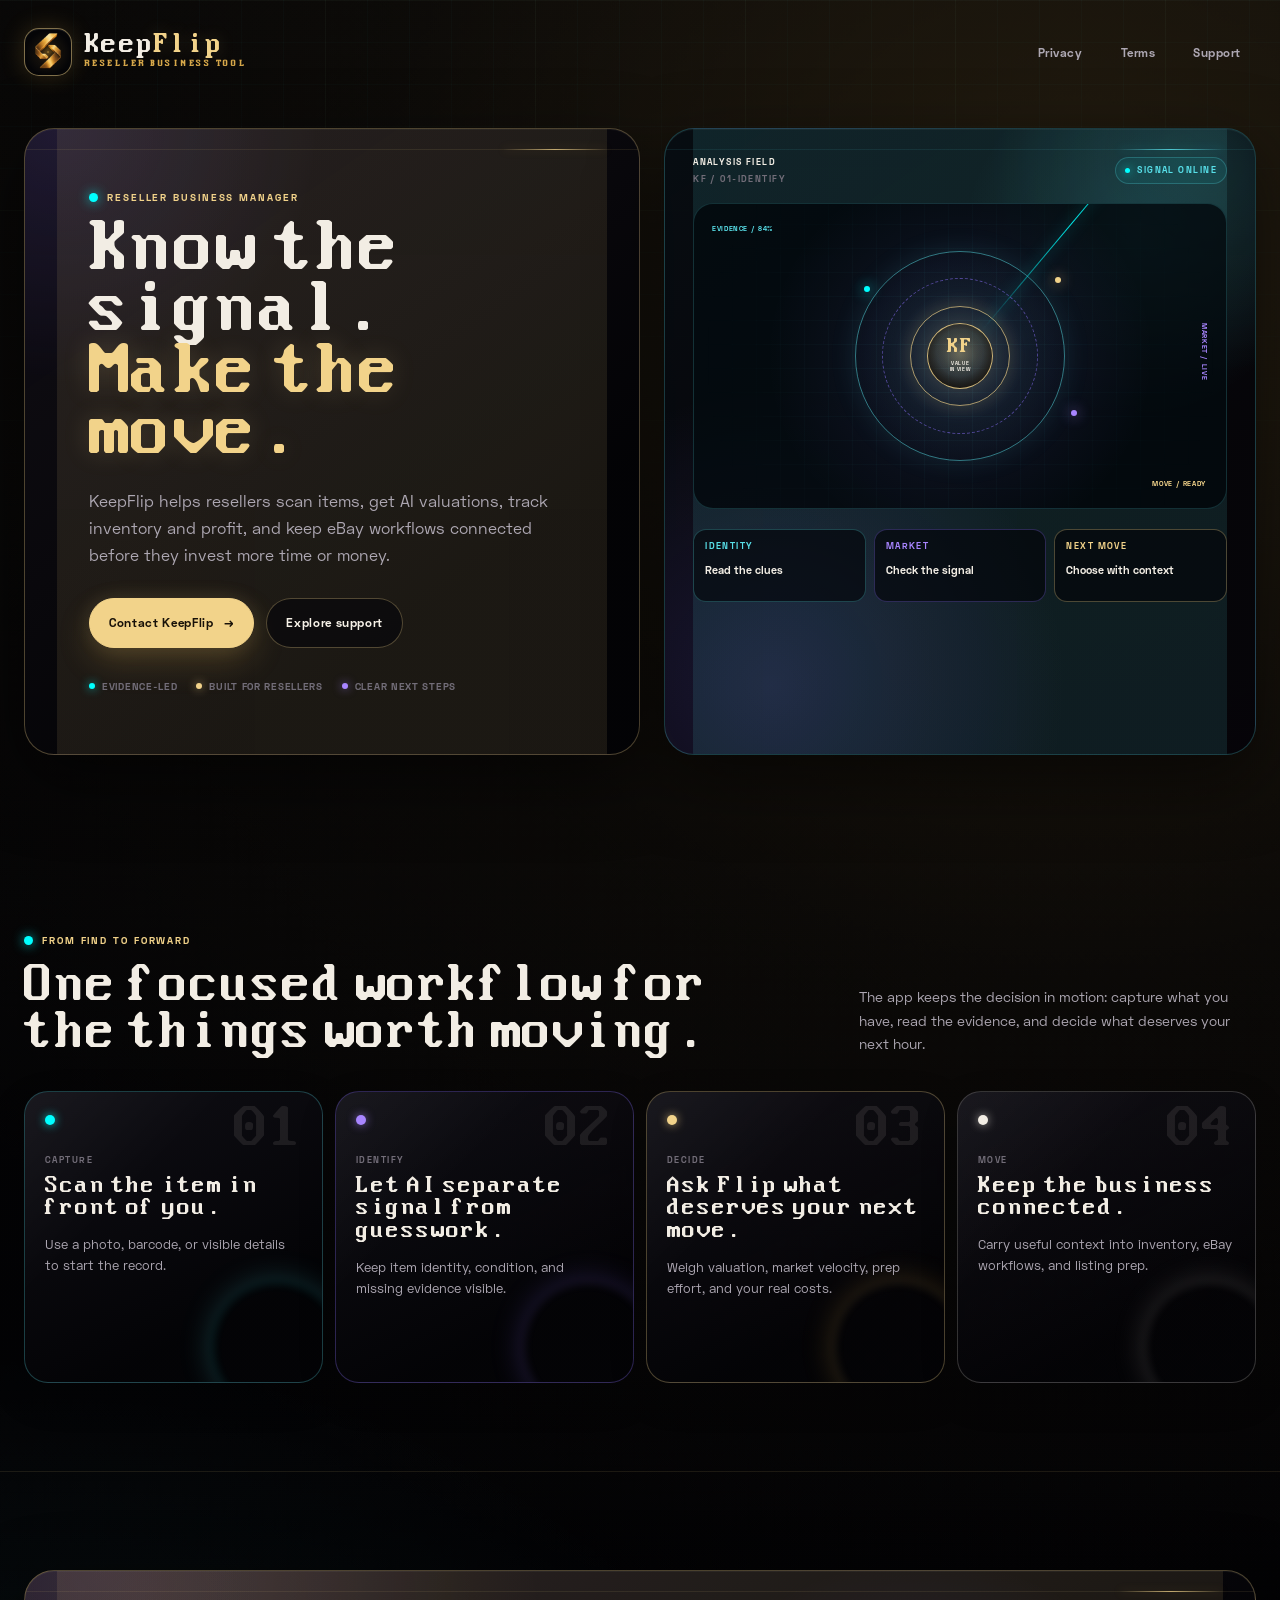
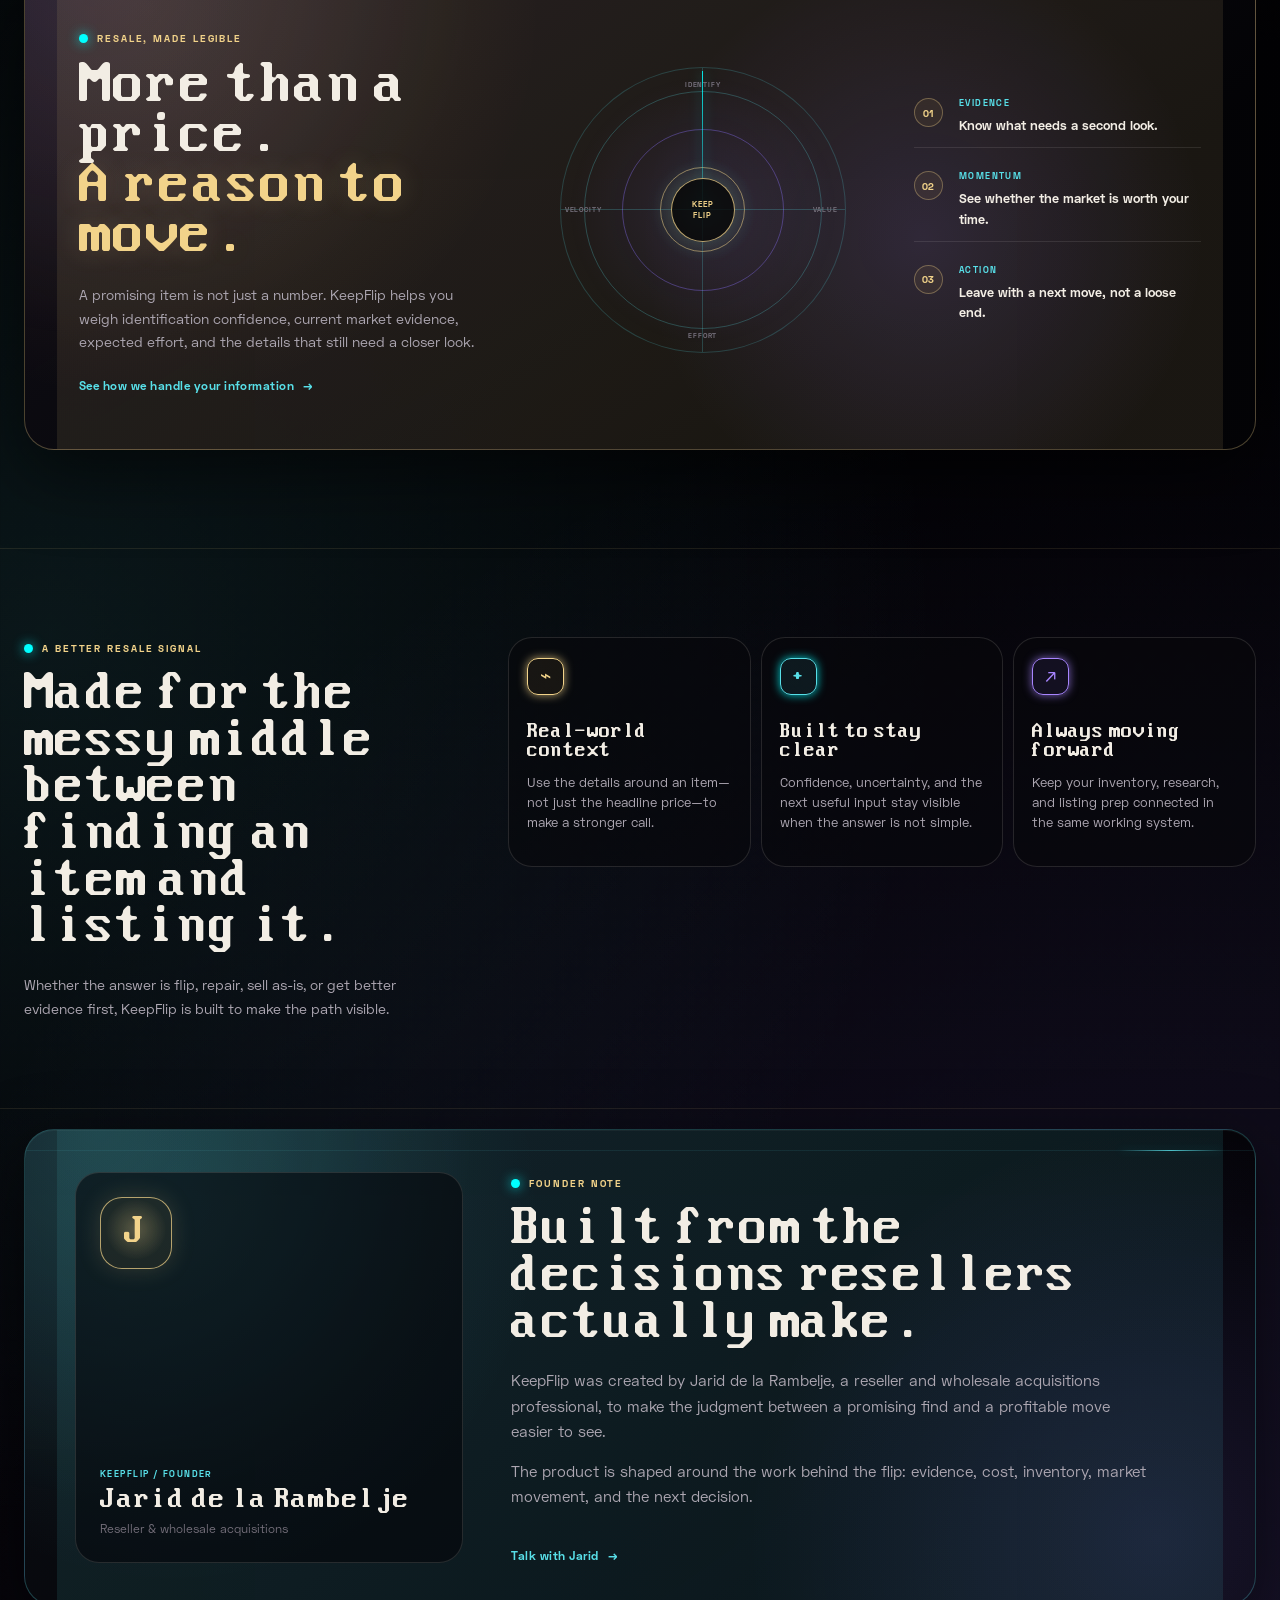
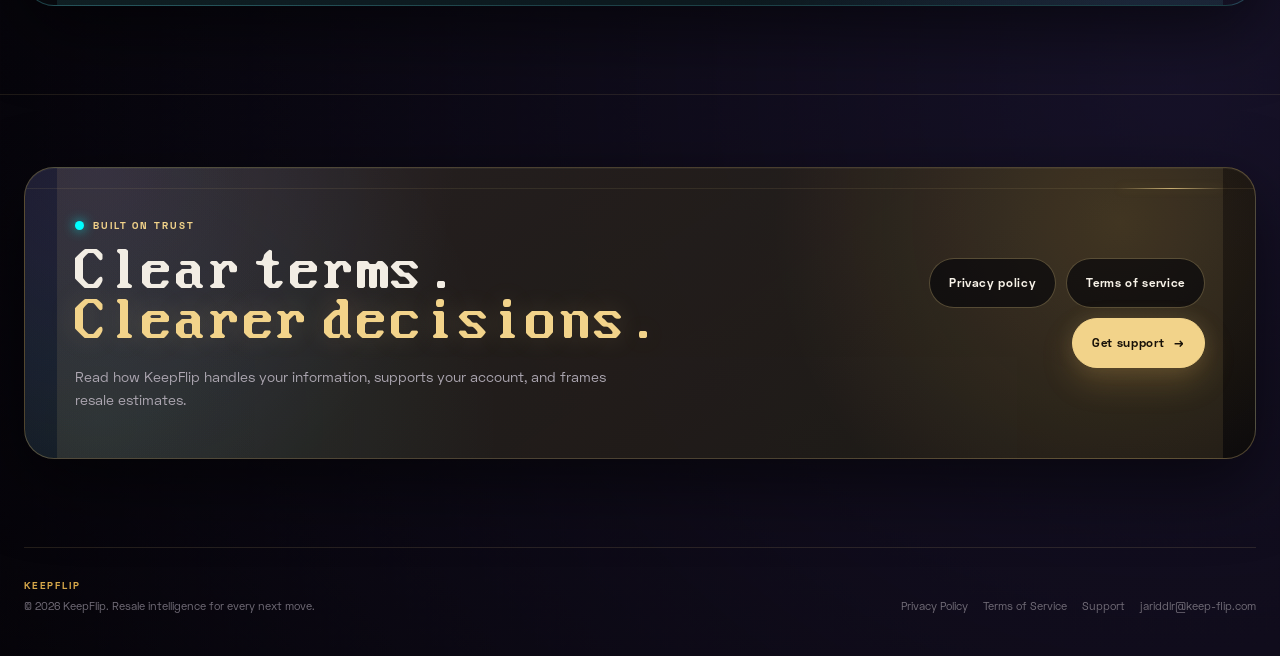
<file: index.html>
<!doctype html>
<html lang="en">
<head>
  <meta charset="utf-8">
  <meta name="viewport" content="width=device-width, initial-scale=1">
  <meta name="theme-color" content="#030305">
  <meta name="description" content="Reseller app: scan items, get AI valuations, track inventory and profit.">
  <title>KeepFlip: Resale AI-Assistant</title>
  <link rel="stylesheet" href="styles.css">
</head>
<body>
<div class="site-shell">
  <header class="container">
    <nav class="nav" aria-label="Primary navigation">
      <a class="brand" href="index.html" aria-label="KeepFlip home">
        <span class="brand-mark" aria-hidden="true"></span>
        <span class="brand-lockup">
          <span class="brand-word">Keep<span class="brand-accent">Flip</span></span>
          <span class="brand-meta">RESELLER BUSINESS TOOL</span>
        </span>
      </a>
      <div class="nav-links">
        <a href="privacy/">Privacy</a>
        <a href="terms/">Terms</a>
        <a href="support/">Support</a>
      </div>
    </nav>
  </header>

  <main>
    <section class="container hero">
      <div class="hero-copy-panel">
        <div class="eyebrow">Reseller business manager</div>
        <h1>Know the signal.<br><span>Make the move.</span></h1>
        <p class="hero-copy">
          KeepFlip helps resellers scan items, get AI valuations, track
          inventory and profit, and keep eBay workflows connected before they
          invest more time or money.
        </p>
        <div class="hero-actions">
          <a class="button primary" href="mailto:jariddlr@keep-flip.com?subject=KeepFlip%20early%20access">Contact KeepFlip <span aria-hidden="true">→</span></a>
          <a class="button secondary" href="support/">Explore support</a>
        </div>
        <div class="hero-proof" aria-label="KeepFlip product principles">
          <span><i class="status-dot cyan" aria-hidden="true"></i>Evidence-led</span>
          <span><i class="status-dot gold" aria-hidden="true"></i>Built for resellers</span>
          <span><i class="status-dot violet" aria-hidden="true"></i>Clear next steps</span>
        </div>
      </div>

      <aside class="analysis-console" aria-label="Example KeepFlip analysis interface">
        <div class="console-topline">
          <div>
            <span class="console-label">ANALYSIS FIELD</span>
            <span class="console-id">KF / 01-IDENTIFY</span>
          </div>
          <span class="live-status"><i aria-hidden="true"></i>SIGNAL ONLINE</span>
        </div>

        <div class="console-stage" aria-hidden="true">
          <div class="stage-grid"></div>
          <div class="orbit orbit-one"></div>
          <div class="orbit orbit-two"></div>
          <div class="orbit orbit-three"></div>
          <div class="scan-beam"></div>
          <span class="radar-point point-one"></span>
          <span class="radar-point point-two"></span>
          <span class="radar-point point-three"></span>
          <div class="target-core">
            <span class="target-mark">KF</span>
            <span class="target-caption">VALUE<br>IN VIEW</span>
          </div>
          <span class="coordinate coord-top">EVIDENCE / 84%</span>
          <span class="coordinate coord-right">MARKET / LIVE</span>
          <span class="coordinate coord-bottom">MOVE / READY</span>
        </div>

        <div class="console-readouts">
          <div class="readout cyan-readout">
            <span>IDENTITY</span>
            <strong>Read the clues</strong>
          </div>
          <div class="readout violet-readout">
            <span>MARKET</span>
            <strong>Check the signal</strong>
          </div>
          <div class="readout gold-readout">
            <span>NEXT MOVE</span>
            <strong>Choose with context</strong>
          </div>
        </div>
      </aside>
    </section>

    <section class="section workflow-section">
      <div class="container">
        <div class="section-heading">
          <div>
            <div class="eyebrow">From find to forward</div>
            <h2 class="section-title">One focused workflow for the things worth moving.</h2>
          </div>
          <p class="section-intro">
            The app keeps the decision in motion: capture what you have, read
            the evidence, and decide what deserves your next hour.
          </p>
        </div>

        <div class="workflow-grid">
          <article class="workflow-card cyan-card">
            <span class="workflow-index">01</span>
            <span class="workflow-signal cyan-signal" aria-hidden="true"></span>
            <p class="workflow-kicker">CAPTURE</p>
            <h3>Scan the item in front of you.</h3>
            <p>Use a photo, barcode, or visible details to start the record.</p>
          </article>
          <article class="workflow-card violet-card">
            <span class="workflow-index">02</span>
            <span class="workflow-signal violet-signal" aria-hidden="true"></span>
            <p class="workflow-kicker">IDENTIFY</p>
            <h3>Let AI separate signal from guesswork.</h3>
            <p>Keep item identity, condition, and missing evidence visible.</p>
          </article>
          <article class="workflow-card gold-card">
            <span class="workflow-index">03</span>
            <span class="workflow-signal gold-signal" aria-hidden="true"></span>
            <p class="workflow-kicker">DECIDE</p>
            <h3>Ask Flip what deserves your next move.</h3>
            <p>Weigh valuation, market velocity, prep effort, and your real costs.</p>
          </article>
          <article class="workflow-card cream-card">
            <span class="workflow-index">04</span>
            <span class="workflow-signal cream-signal" aria-hidden="true"></span>
            <p class="workflow-kicker">MOVE</p>
            <h3>Keep the business connected.</h3>
            <p>Carry useful context into inventory, eBay workflows, and listing prep.</p>
          </article>
        </div>
      </div>
    </section>

    <section class="section signal-section">
      <div class="container decision-module">
        <div class="decision-copy">
          <div class="eyebrow">Resale, made legible</div>
          <h2>More than a price.<br><span>A reason to move.</span></h2>
          <p>
            A promising item is not just a number. KeepFlip helps you weigh
            identification confidence, current market evidence, expected
            effort, and the details that still need a closer look.
          </p>
          <a class="text-link" href="privacy/">See how we handle your information <span aria-hidden="true">→</span></a>
        </div>

        <div class="decision-radar" aria-hidden="true">
          <div class="radar-ring ring-a"></div>
          <div class="radar-ring ring-b"></div>
          <div class="radar-ring ring-c"></div>
          <div class="radar-axis axis-x"></div>
          <div class="radar-axis axis-y"></div>
          <div class="radar-sweep"></div>
          <div class="radar-center">
            <span>KEEP</span>
            <span>FLIP</span>
          </div>
          <span class="radar-label label-top">IDENTIFY</span>
          <span class="radar-label label-right">VALUE</span>
          <span class="radar-label label-bottom">EFFORT</span>
          <span class="radar-label label-left">VELOCITY</span>
        </div>

        <div class="decision-signals">
          <div class="decision-signal">
            <span class="signal-number">01</span>
            <div>
              <span class="signal-label">Evidence</span>
              <strong>Know what needs a second look.</strong>
            </div>
          </div>
          <div class="decision-signal">
            <span class="signal-number">02</span>
            <div>
              <span class="signal-label">Momentum</span>
              <strong>See whether the market is worth your time.</strong>
            </div>
          </div>
          <div class="decision-signal">
            <span class="signal-number">03</span>
            <div>
              <span class="signal-label">Action</span>
              <strong>Leave with a next move, not a loose end.</strong>
            </div>
          </div>
        </div>
      </div>
    </section>

    <section class="section trust-section">
      <div class="container trust-layout">
        <div class="trust-copy">
          <div class="eyebrow">A better resale signal</div>
          <h2 class="section-title">Made for the messy middle between finding an item and listing it.</h2>
          <p>
            Whether the answer is flip, repair, sell as-is, or get better
            evidence first, KeepFlip is built to make the path visible.
          </p>
        </div>
        <div class="trust-grid">
          <article class="trust-card">
            <span class="trust-icon gold-icon" aria-hidden="true">⌁</span>
            <h3>Real-world context</h3>
            <p>Use the details around an item—not just the headline price—to make a stronger call.</p>
          </article>
          <article class="trust-card">
            <span class="trust-icon cyan-icon" aria-hidden="true">+</span>
            <h3>Built to stay clear</h3>
            <p>Confidence, uncertainty, and the next useful input stay visible when the answer is not simple.</p>
          </article>
          <article class="trust-card">
            <span class="trust-icon violet-icon" aria-hidden="true">↗</span>
            <h3>Always moving forward</h3>
            <p>Keep your inventory, research, and listing prep connected in the same working system.</p>
          </article>
        </div>
      </div>
    </section>

    <section class="section founder-section" id="founder">
      <div class="container founder-card">
        <div class="founder-identity" aria-label="KeepFlip founder Jarid de la Rambelje">
          <div class="founder-avatar" aria-hidden="true">J</div>
          <div>
            <span class="founder-kicker">KEEPFLIP / FOUNDER</span>
            <strong>Jarid de la Rambelje</strong>
            <span class="founder-role">Reseller &amp; wholesale acquisitions</span>
          </div>
        </div>
        <div class="founder-copy">
          <div class="eyebrow">Founder note</div>
          <h2 class="section-title">Built from the decisions resellers actually make.</h2>
          <p>
            KeepFlip was created by Jarid de la Rambelje, a reseller and wholesale acquisitions
            professional, to make the judgment between a promising find and a
            profitable move easier to see.
          </p>
          <p>
            The product is shaped around the work behind the flip: evidence,
            cost, inventory, market movement, and the next decision.
          </p>
          <a class="text-link" href="mailto:jariddlr@keep-flip.com?subject=KeepFlip%20feedback">Talk with Jarid <span aria-hidden="true">→</span></a>
        </div>
      </div>
    </section>

    <section class="section legal-section">
      <div class="container legal-prompt">
        <div>
          <div class="eyebrow">Built on trust</div>
          <h2>Clear terms.<br><span>Clearer decisions.</span></h2>
          <p>Read how KeepFlip handles your information, supports your account, and frames resale estimates.</p>
        </div>
        <div class="legal-actions">
          <a class="button secondary" href="privacy/">Privacy policy</a>
          <a class="button secondary" href="terms/">Terms of service</a>
          <a class="button primary" href="support/">Get support <span aria-hidden="true">→</span></a>
        </div>
      </div>
    </section>
  </main>

  <footer class="container footer">
    <div>
      <span class="footer-brand">KEEPFLIP</span>
      <span>&copy; 2026 KeepFlip. Resale intelligence for every next move.</span>
    </div>
    <div class="footer-links">
      <a href="privacy/">Privacy Policy</a>
      <a href="terms/">Terms of Service</a>
      <a href="support/">Support</a>
      <a href="mailto:jariddlr@keep-flip.com">jariddlr@keep-flip.com</a>
    </div>
  </footer>
</div>
</body>
</html>
</file>
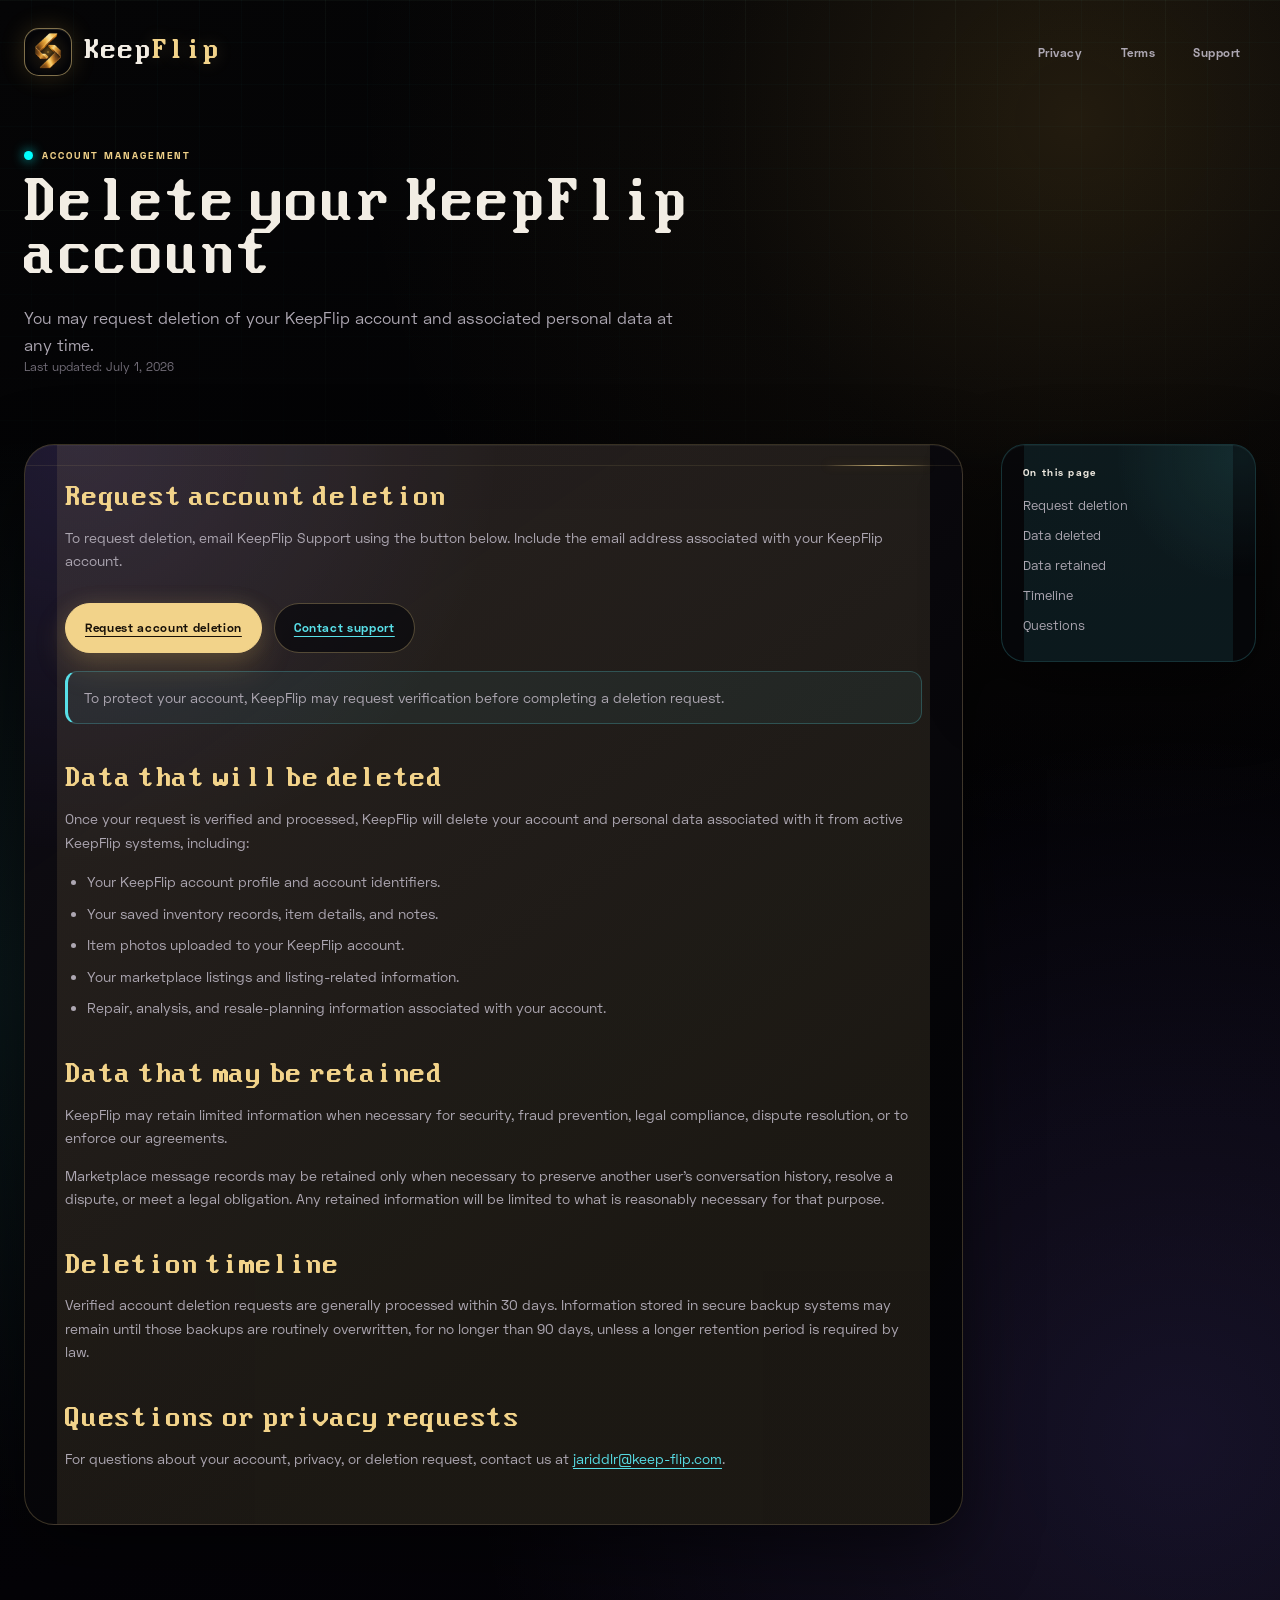
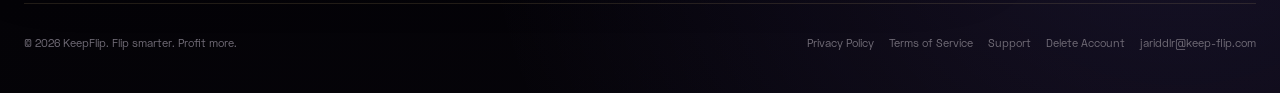
<file: delete-account/index.html>
<!doctype html>
<html lang="en">
<head>
  <meta charset="utf-8">
  <meta name="viewport" content="width=device-width, initial-scale=1">
  <meta name="theme-color" content="#030305">
  <meta
    name="description"
    content="Request deletion of your KeepFlip account and associated personal data."
  >
  <link rel="canonical" href="https://keep-flip.com/delete-account/">
  <title>Delete Your Account — KeepFlip</title>
  <link rel="stylesheet" href="../styles.css">
</head>

<body>
  <div class="site-shell">
    <header class="container">
      <nav class="nav" aria-label="Primary navigation">
        <a class="brand" href="../index.html" aria-label="KeepFlip home">
          <span class="brand-mark" aria-hidden="true"></span>
          <span>Keep<span class="brand-accent">Flip</span></span>
        </a>

        <div class="nav-links">
          <a href="../privacy/">Privacy</a>
          <a href="../terms/">Terms</a>
          <a href="../support/">Support</a>
        </div>
      </nav>
    </header>

    <main>
      <section class="container legal-hero">
        <div class="eyebrow">Account management</div>
        <h1>Delete your KeepFlip account</h1>
        <p class="hero-copy">
          You may request deletion of your KeepFlip account and associated
          personal data at any time.
        </p>
        <p class="legal-meta">Last updated: July 1, 2026</p>
      </section>

      <section class="container legal-layout">
        <article class="legal-body">
          <h2 id="request">Request account deletion</h2>

          <p>
            To request deletion, email KeepFlip Support using the button below.
            Include the email address associated with your KeepFlip account.
          </p>

          <div class="hero-actions">
            <a
              class="button primary"
              href="mailto:jariddlr@keep-flip.com?subject=KeepFlip%20Account%20Deletion%20Request&body=Email%20address%20associated%20with%20my%20KeepFlip%20account%3A%0A%0A"
            >
              Request account deletion
            </a>

            <a class="button secondary" href="../support/">
              Contact support
            </a>
          </div>

          <p class="notice">
            To protect your account, KeepFlip may request verification before
            completing a deletion request.
          </p>

          <h2 id="deleted-data">Data that will be deleted</h2>

          <p>
            Once your request is verified and processed, KeepFlip will delete
            your account and personal data associated with it from active
            KeepFlip systems, including:
          </p>

          <ul>
            <li>Your KeepFlip account profile and account identifiers.</li>
            <li>Your saved inventory records, item details, and notes.</li>
            <li>Item photos uploaded to your KeepFlip account.</li>
            <li>Your marketplace listings and listing-related information.</li>
            <li>Repair, analysis, and resale-planning information associated with your account.</li>
          </ul>

          <h2 id="retention">Data that may be retained</h2>

          <p>
            KeepFlip may retain limited information when necessary for security,
            fraud prevention, legal compliance, dispute resolution, or to
            enforce our agreements.
          </p>

          <p>
            Marketplace message records may be retained only when necessary to
            preserve another user’s conversation history, resolve a dispute, or
            meet a legal obligation. Any retained information will be limited to
            what is reasonably necessary for that purpose.
          </p>

          <h2 id="timing">Deletion timeline</h2>

          <p>
            Verified account deletion requests are generally processed within
            30 days. Information stored in secure backup systems may remain
            until those backups are routinely overwritten, for no longer than
            90 days, unless a longer retention period is required by law.
          </p>

          <h2 id="questions">Questions or privacy requests</h2>

          <p>
            For questions about your account, privacy, or deletion request,
            contact us at
            <a href="mailto:jariddlr@keep-flip.com">jariddlr@keep-flip.com</a>.
          </p>
        </article>

        <aside class="legal-toc" aria-label="On this page">
          <strong>On this page</strong>
          <a href="#request">Request deletion</a>
          <a href="#deleted-data">Data deleted</a>
          <a href="#retention">Data retained</a>
          <a href="#timing">Timeline</a>
          <a href="#questions">Questions</a>
        </aside>
      </section>
    </main>

    <footer class="container footer">
      <div>© 2026 KeepFlip. Flip smarter. Profit more.</div>

      <div class="footer-links">
        <a href="../privacy/">Privacy Policy</a>
        <a href="../terms/">Terms of Service</a>
        <a href="../support/">Support</a>
        <a href="./">Delete Account</a>
        <a href="mailto:jariddlr@keep-flip.com">jariddlr@keep-flip.com</a>
      </div>
    </footer>
  </div>
</body>
</html>
</file>
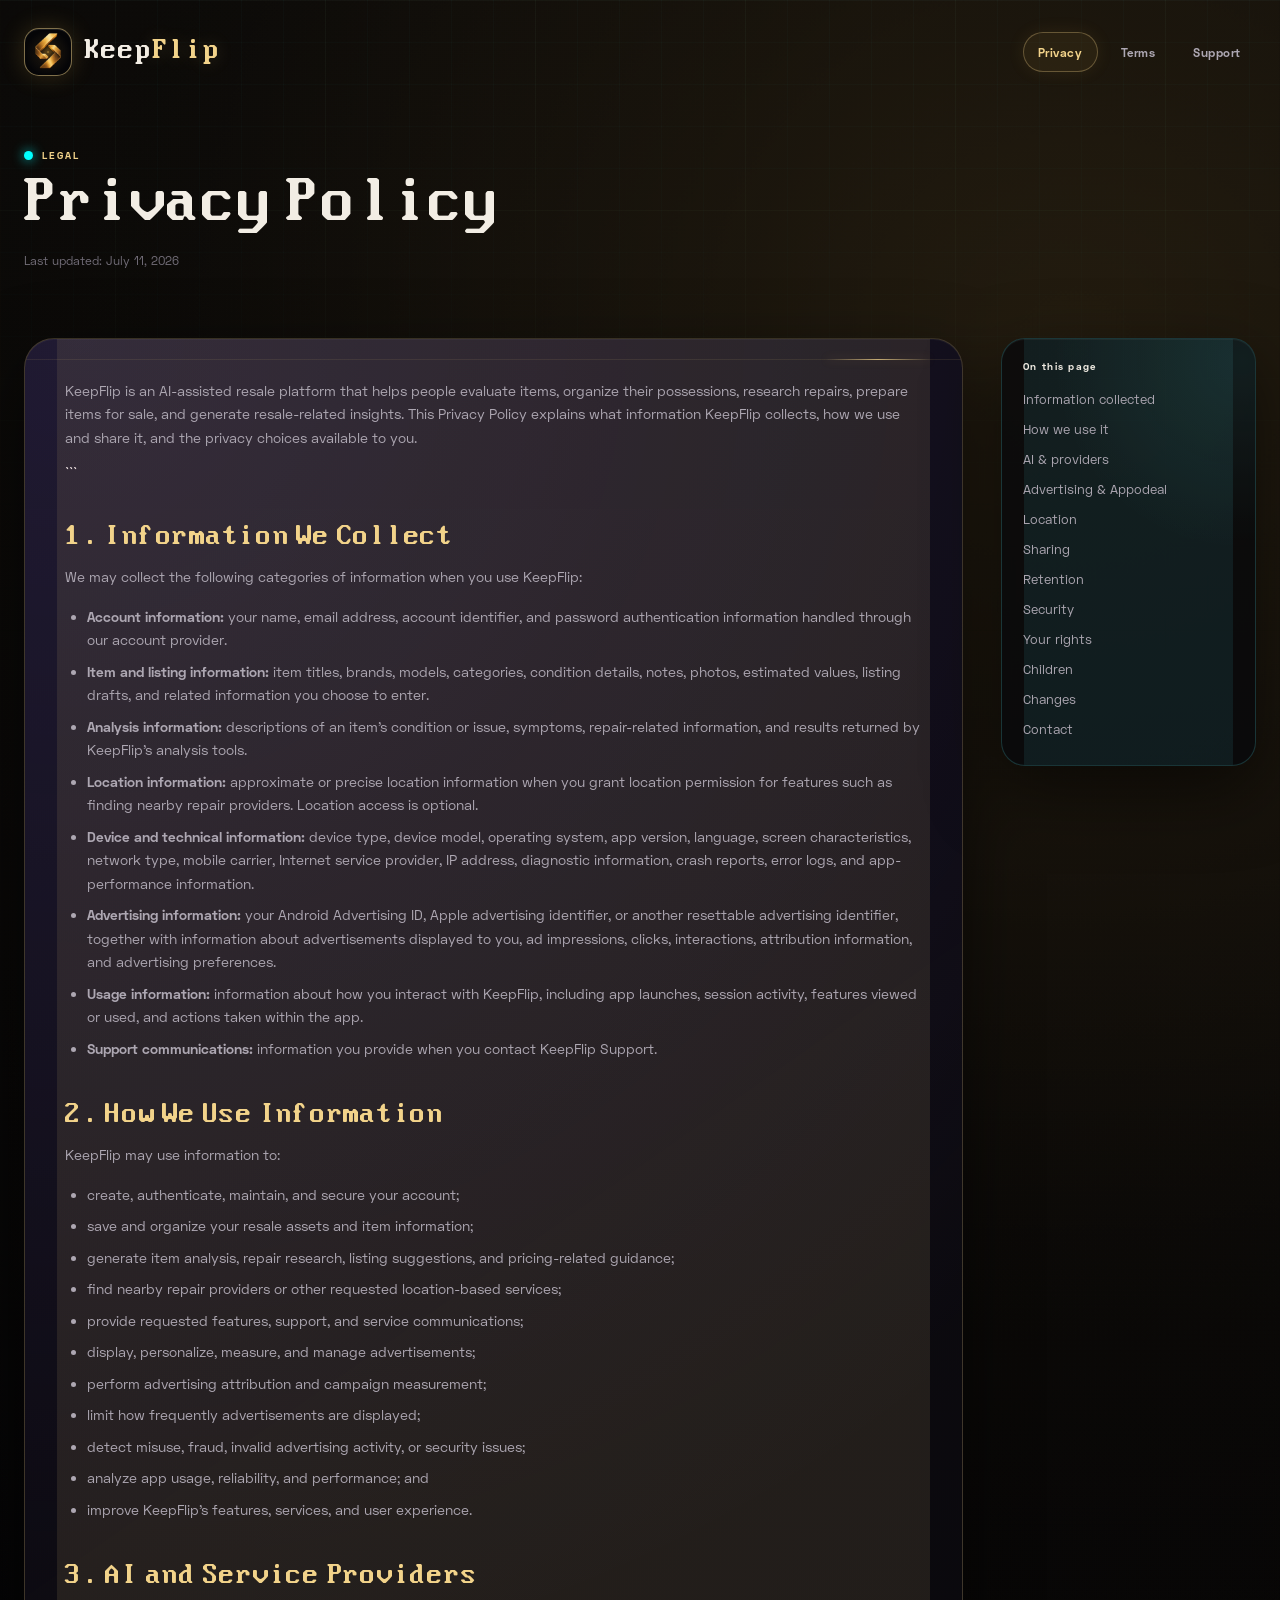
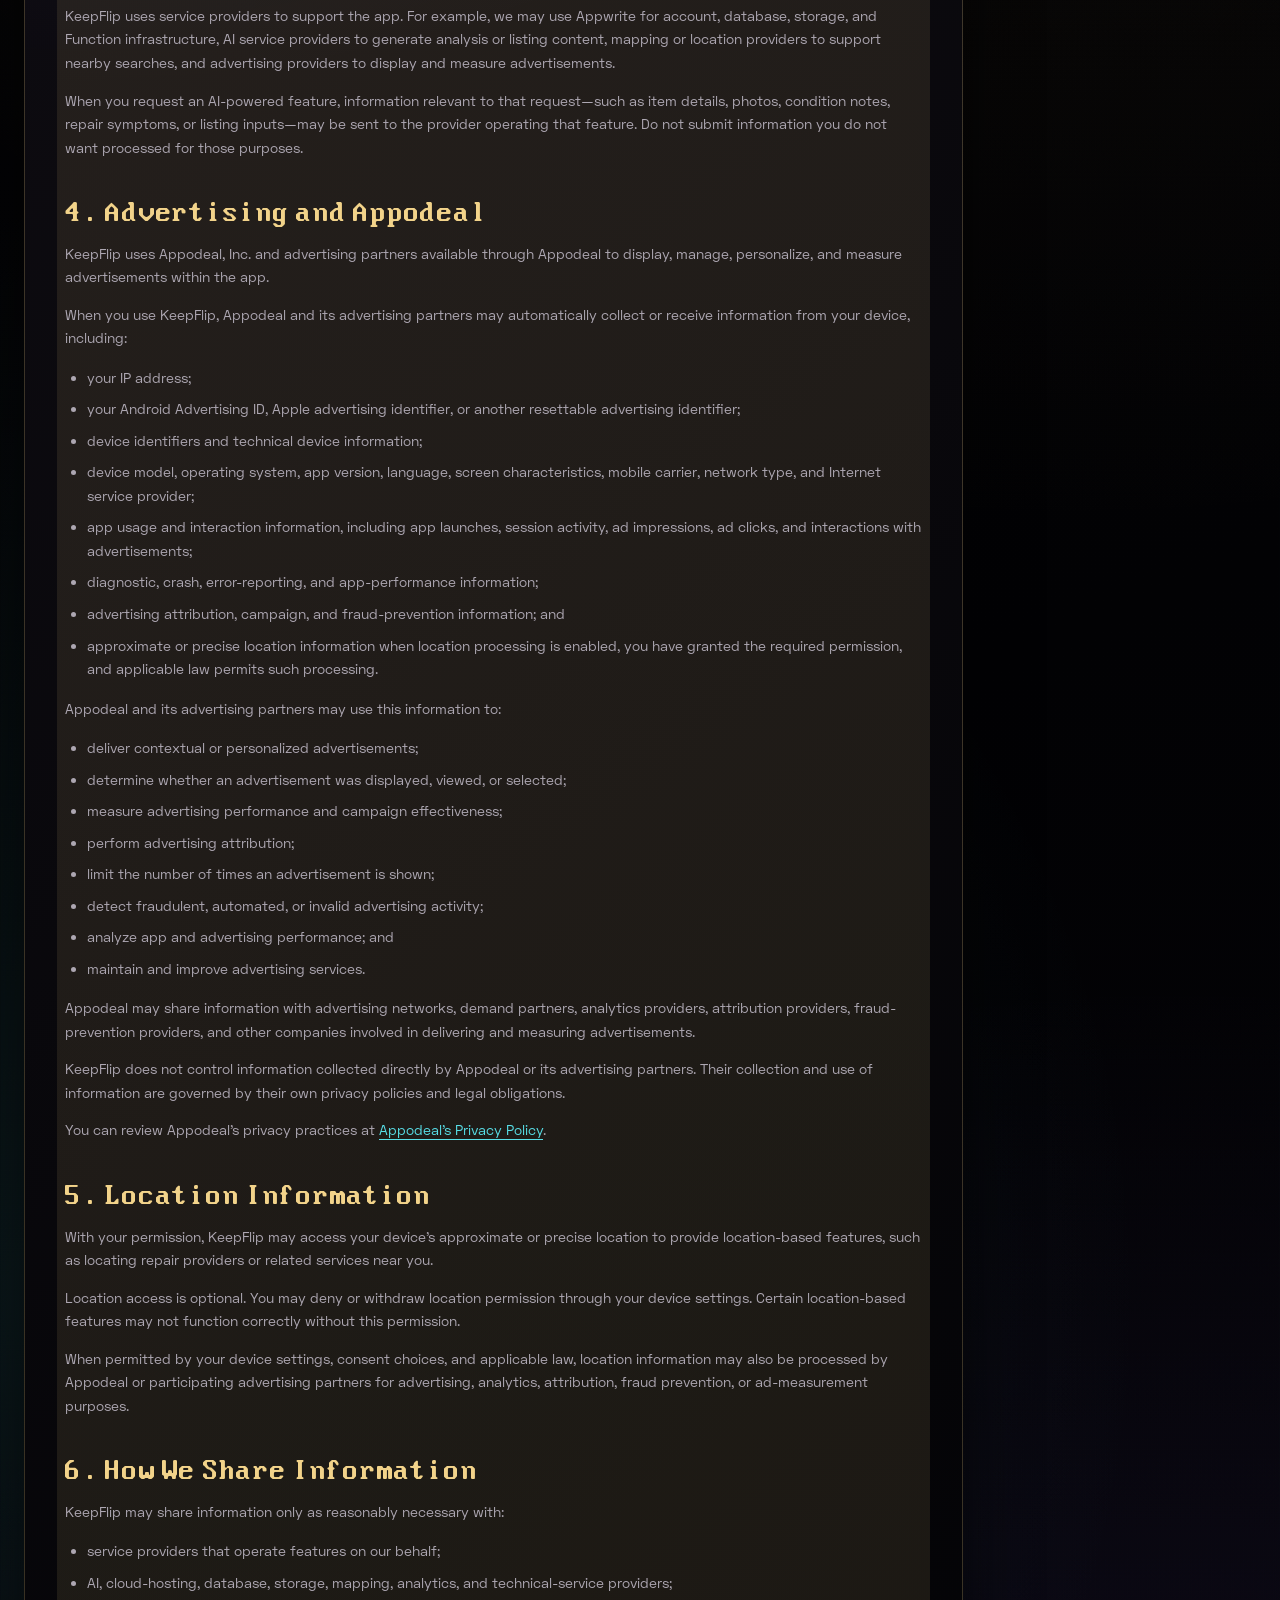
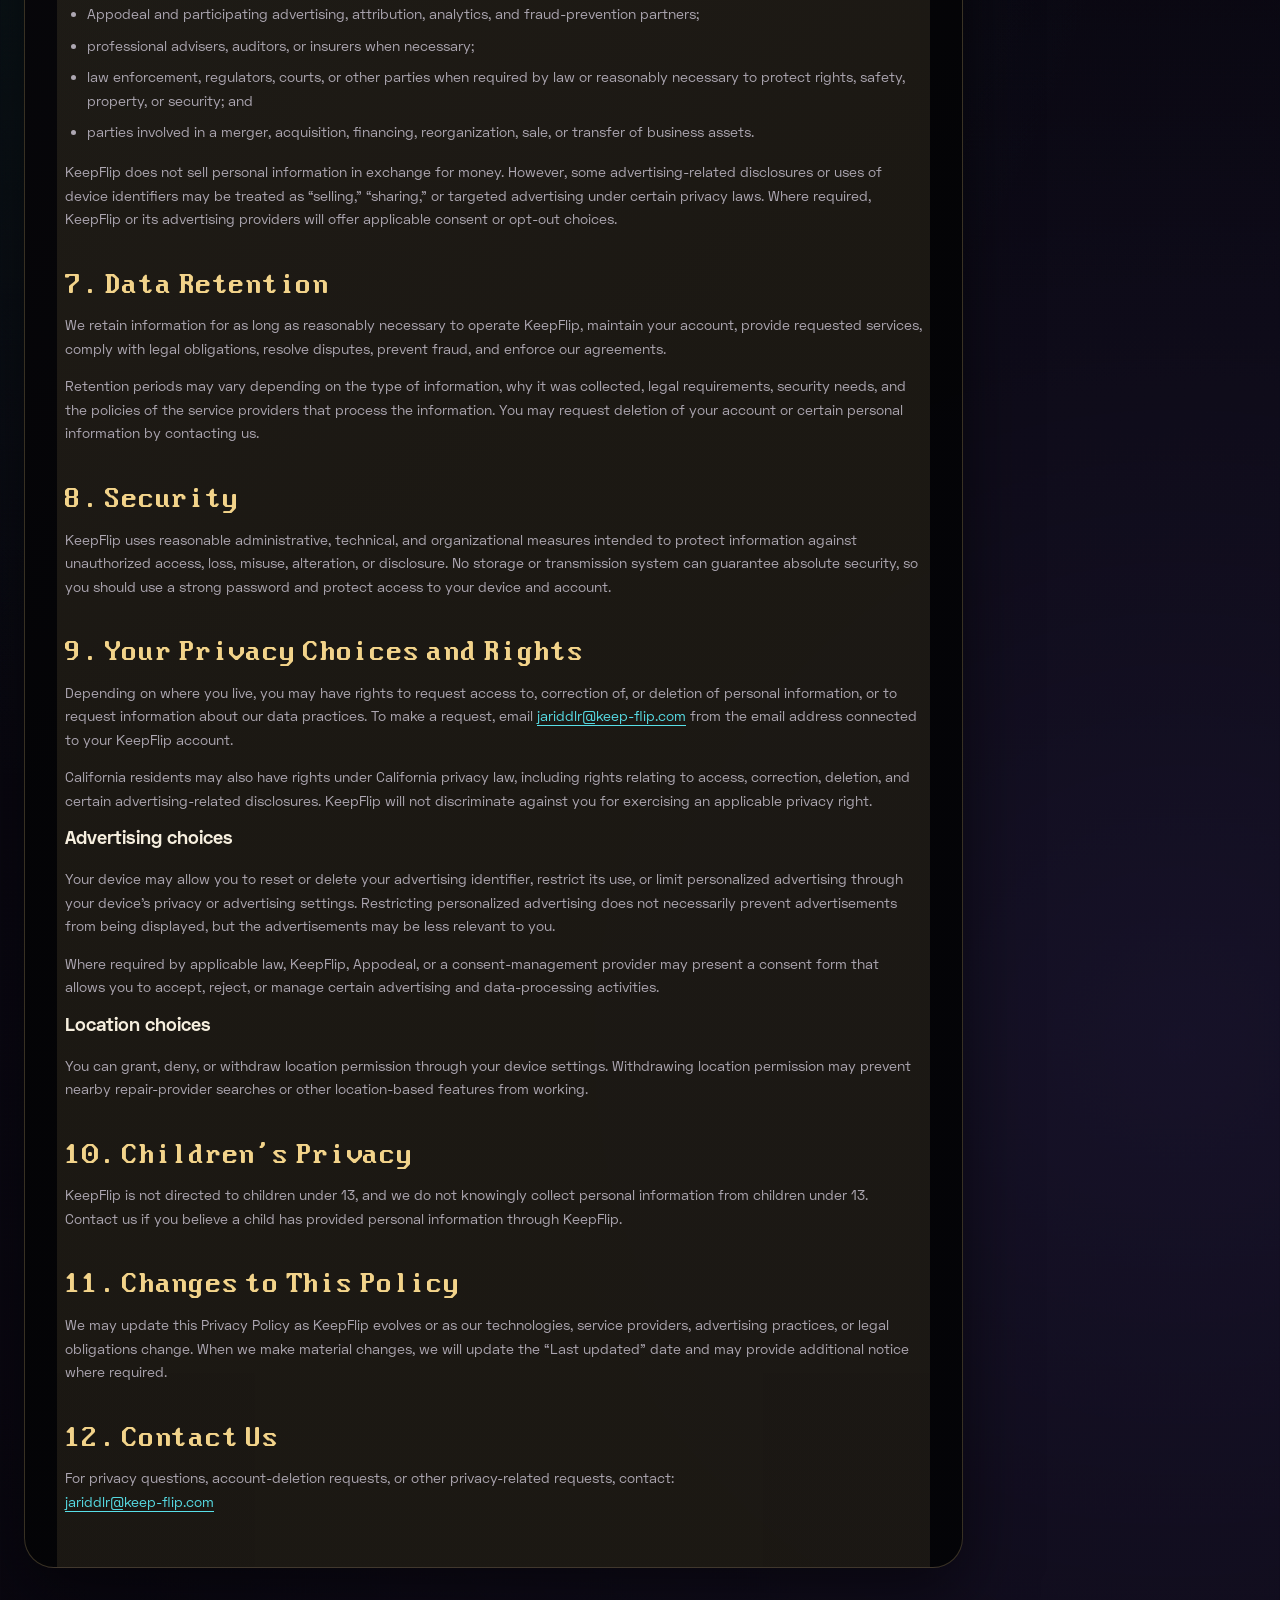
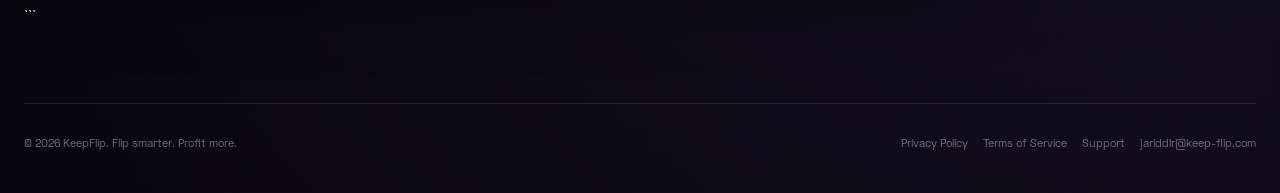
<file: privacy/index.html>
<!doctype html>

<html lang="en">
<head>
  <meta charset="utf-8">
  <meta name="viewport" content="width=device-width, initial-scale=1">
  <meta name="theme-color" content="#030305">
  <meta name="description" content="KeepFlip Privacy Policy.">
  <title>Privacy Policy — KeepFlip</title>
  <link rel="stylesheet" href="../styles.css">
</head>
<body>
<div class="site-shell">
<header class="container">
  <nav class="nav" aria-label="Primary navigation">
    <a class="brand" href="../index.html" aria-label="KeepFlip home">
      <span class="brand-mark" aria-hidden="true"></span>
      <span>Keep<span class="brand-accent">Flip</span></span>
    </a>
    <div class="nav-links">
      <a href="../privacy/" aria-current="page">Privacy</a>
      <a href="../terms/">Terms</a>
      <a href="../support/">Support</a>
    </div>
  </nav>
</header>

<main>
  <section class="container legal-hero">
    <div class="eyebrow">Legal</div>
    <h1>Privacy Policy</h1>
    <p class="legal-meta">Last updated: July 11, 2026</p>
  </section>

  <section class="container legal-layout">
    <article class="legal-body">
      <p>
        KeepFlip is an AI-assisted resale platform that helps people evaluate items, organize their possessions, research repairs, prepare items for sale, and generate resale-related insights. This Privacy Policy explains what information KeepFlip collects, how we use and share it, and the privacy choices available to you.
      </p>

```
  <h2 id="information">1. Information We Collect</h2>
  <p>We may collect the following categories of information when you use KeepFlip:</p>
  <ul>
    <li>
      <strong>Account information:</strong> your name, email address, account identifier, and password authentication information handled through our account provider.
    </li>
    <li>
      <strong>Item and listing information:</strong> item titles, brands, models, categories, condition details, notes, photos, estimated values, listing drafts, and related information you choose to enter.
    </li>
    <li>
      <strong>Analysis information:</strong> descriptions of an item’s condition or issue, symptoms, repair-related information, and results returned by KeepFlip’s analysis tools.
    </li>
    <li>
      <strong>Location information:</strong> approximate or precise location information when you grant location permission for features such as finding nearby repair providers. Location access is optional.
    </li>
    <li>
      <strong>Device and technical information:</strong> device type, device model, operating system, app version, language, screen characteristics, network type, mobile carrier, Internet service provider, IP address, diagnostic information, crash reports, error logs, and app-performance information.
    </li>
    <li>
      <strong>Advertising information:</strong> your Android Advertising ID, Apple advertising identifier, or another resettable advertising identifier, together with information about advertisements displayed to you, ad impressions, clicks, interactions, attribution information, and advertising preferences.
    </li>
    <li>
      <strong>Usage information:</strong> information about how you interact with KeepFlip, including app launches, session activity, features viewed or used, and actions taken within the app.
    </li>
    <li>
      <strong>Support communications:</strong> information you provide when you contact KeepFlip Support.
    </li>
  </ul>

  <h2 id="use">2. How We Use Information</h2>
  <p>KeepFlip may use information to:</p>
  <ul>
    <li>create, authenticate, maintain, and secure your account;</li>
    <li>save and organize your resale assets and item information;</li>
    <li>generate item analysis, repair research, listing suggestions, and pricing-related guidance;</li>
    <li>find nearby repair providers or other requested location-based services;</li>
    <li>provide requested features, support, and service communications;</li>
    <li>display, personalize, measure, and manage advertisements;</li>
    <li>perform advertising attribution and campaign measurement;</li>
    <li>limit how frequently advertisements are displayed;</li>
    <li>detect misuse, fraud, invalid advertising activity, or security issues;</li>
    <li>analyze app usage, reliability, and performance; and</li>
    <li>improve KeepFlip’s features, services, and user experience.</li>
  </ul>

  <h2 id="ai">3. AI and Service Providers</h2>
  <p>
    KeepFlip uses service providers to support the app. For example, we may use Appwrite for account, database, storage, and Function infrastructure, AI service providers to generate analysis or listing content, mapping or location providers to support nearby searches, and advertising providers to display and measure advertisements.
  </p>
  <p>
    When you request an AI-powered feature, information relevant to that request—such as item details, photos, condition notes, repair symptoms, or listing inputs—may be sent to the provider operating that feature. Do not submit information you do not want processed for those purposes.
  </p>

  <h2 id="advertising">4. Advertising and Appodeal</h2>
  <p>
    KeepFlip uses Appodeal, Inc. and advertising partners available through Appodeal to display, manage, personalize, and measure advertisements within the app.
  </p>
  <p>
    When you use KeepFlip, Appodeal and its advertising partners may automatically collect or receive information from your device, including:
  </p>
  <ul>
    <li>your IP address;</li>
    <li>your Android Advertising ID, Apple advertising identifier, or another resettable advertising identifier;</li>
    <li>device identifiers and technical device information;</li>
    <li>device model, operating system, app version, language, screen characteristics, mobile carrier, network type, and Internet service provider;</li>
    <li>app usage and interaction information, including app launches, session activity, ad impressions, ad clicks, and interactions with advertisements;</li>
    <li>diagnostic, crash, error-reporting, and app-performance information;</li>
    <li>advertising attribution, campaign, and fraud-prevention information; and</li>
    <li>approximate or precise location information when location processing is enabled, you have granted the required permission, and applicable law permits such processing.</li>
  </ul>
  <p>
    Appodeal and its advertising partners may use this information to:
  </p>
  <ul>
    <li>deliver contextual or personalized advertisements;</li>
    <li>determine whether an advertisement was displayed, viewed, or selected;</li>
    <li>measure advertising performance and campaign effectiveness;</li>
    <li>perform advertising attribution;</li>
    <li>limit the number of times an advertisement is shown;</li>
    <li>detect fraudulent, automated, or invalid advertising activity;</li>
    <li>analyze app and advertising performance; and</li>
    <li>maintain and improve advertising services.</li>
  </ul>
  <p>
    Appodeal may share information with advertising networks, demand partners, analytics providers, attribution providers, fraud-prevention providers, and other companies involved in delivering and measuring advertisements.
  </p>
  <p>
    KeepFlip does not control information collected directly by Appodeal or its advertising partners. Their collection and use of information are governed by their own privacy policies and legal obligations.
  </p>
  <p>
    You can review Appodeal’s privacy practices at
    <a href="https://appodeal.com/privacy-policy/" target="_blank" rel="noopener noreferrer">Appodeal’s Privacy Policy</a>.
  </p>

  <h2 id="location">5. Location Information</h2>
  <p>
    With your permission, KeepFlip may access your device’s approximate or precise location to provide location-based features, such as locating repair providers or related services near you.
  </p>
  <p>
    Location access is optional. You may deny or withdraw location permission through your device settings. Certain location-based features may not function correctly without this permission.
  </p>
  <p>
    When permitted by your device settings, consent choices, and applicable law, location information may also be processed by Appodeal or participating advertising partners for advertising, analytics, attribution, fraud prevention, or ad-measurement purposes.
  </p>

  <h2 id="sharing">6. How We Share Information</h2>
  <p>KeepFlip may share information only as reasonably necessary with:</p>
  <ul>
    <li>service providers that operate features on our behalf;</li>
    <li>AI, cloud-hosting, database, storage, mapping, analytics, and technical-service providers;</li>
    <li>Appodeal and participating advertising, attribution, analytics, and fraud-prevention partners;</li>
    <li>professional advisers, auditors, or insurers when necessary;</li>
    <li>law enforcement, regulators, courts, or other parties when required by law or reasonably necessary to protect rights, safety, property, or security; and</li>
    <li>parties involved in a merger, acquisition, financing, reorganization, sale, or transfer of business assets.</li>
  </ul>
  <p>
    KeepFlip does not sell personal information in exchange for money. However, some advertising-related disclosures or uses of device identifiers may be treated as “selling,” “sharing,” or targeted advertising under certain privacy laws. Where required, KeepFlip or its advertising providers will offer applicable consent or opt-out choices.
  </p>

  <h2 id="retention">7. Data Retention</h2>
  <p>
    We retain information for as long as reasonably necessary to operate KeepFlip, maintain your account, provide requested services, comply with legal obligations, resolve disputes, prevent fraud, and enforce our agreements.
  </p>
  <p>
    Retention periods may vary depending on the type of information, why it was collected, legal requirements, security needs, and the policies of the service providers that process the information. You may request deletion of your account or certain personal information by contacting us.
  </p>

  <h2 id="security">8. Security</h2>
  <p>
    KeepFlip uses reasonable administrative, technical, and organizational measures intended to protect information against unauthorized access, loss, misuse, alteration, or disclosure. No storage or transmission system can guarantee absolute security, so you should use a strong password and protect access to your device and account.
  </p>

  <h2 id="choices">9. Your Privacy Choices and Rights</h2>
  <p>
    Depending on where you live, you may have rights to request access to, correction of, or deletion of personal information, or to request information about our data practices. To make a request, email <a href="mailto:jariddlr@keep-flip.com">jariddlr@keep-flip.com</a> from the email address connected to your KeepFlip account.
  </p>
  <p>
    California residents may also have rights under California privacy law, including rights relating to access, correction, deletion, and certain advertising-related disclosures. KeepFlip will not discriminate against you for exercising an applicable privacy right.
  </p>

  <h3>Advertising choices</h3>
  <p>
    Your device may allow you to reset or delete your advertising identifier, restrict its use, or limit personalized advertising through your device’s privacy or advertising settings. Restricting personalized advertising does not necessarily prevent advertisements from being displayed, but the advertisements may be less relevant to you.
  </p>
  <p>
    Where required by applicable law, KeepFlip, Appodeal, or a consent-management provider may present a consent form that allows you to accept, reject, or manage certain advertising and data-processing activities.
  </p>

  <h3>Location choices</h3>
  <p>
    You can grant, deny, or withdraw location permission through your device settings. Withdrawing location permission may prevent nearby repair-provider searches or other location-based features from working.
  </p>

  <h2 id="children">10. Children’s Privacy</h2>
  <p>
    KeepFlip is not directed to children under 13, and we do not knowingly collect personal information from children under 13. Contact us if you believe a child has provided personal information through KeepFlip.
  </p>

  <h2 id="changes">11. Changes to This Policy</h2>
  <p>
    We may update this Privacy Policy as KeepFlip evolves or as our technologies, service providers, advertising practices, or legal obligations change. When we make material changes, we will update the “Last updated” date and may provide additional notice where required.
  </p>

  <h2 id="contact">12. Contact Us</h2>
  <p>
    For privacy questions, account-deletion requests, or other privacy-related requests, contact:<br>
    <a href="mailto:jariddlr@keep-flip.com">jariddlr@keep-flip.com</a>
  </p>
</article>

<aside class="legal-toc" aria-label="Privacy Policy sections">
  <strong>On this page</strong>
  <a href="#information">Information collected</a>
  <a href="#use">How we use it</a>
  <a href="#ai">AI &amp; providers</a>
  <a href="#advertising">Advertising &amp; Appodeal</a>
  <a href="#location">Location</a>
  <a href="#sharing">Sharing</a>
  <a href="#retention">Retention</a>
  <a href="#security">Security</a>
  <a href="#choices">Your rights</a>
  <a href="#children">Children</a>
  <a href="#changes">Changes</a>
  <a href="#contact">Contact</a>
</aside>
```

  </section>
</main>

<footer class="container footer">
  <div>© 2026 KeepFlip. Flip smarter. Profit more.</div>
  <div class="footer-links">
    <a href="../privacy/">Privacy Policy</a>
    <a href="../terms/">Terms of Service</a>
    <a href="../support/">Support</a>
    <a href="mailto:jariddlr@keep-flip.com">jariddlr@keep-flip.com</a>
  </div>
</footer>

</div>
</body>
</html>
</file>
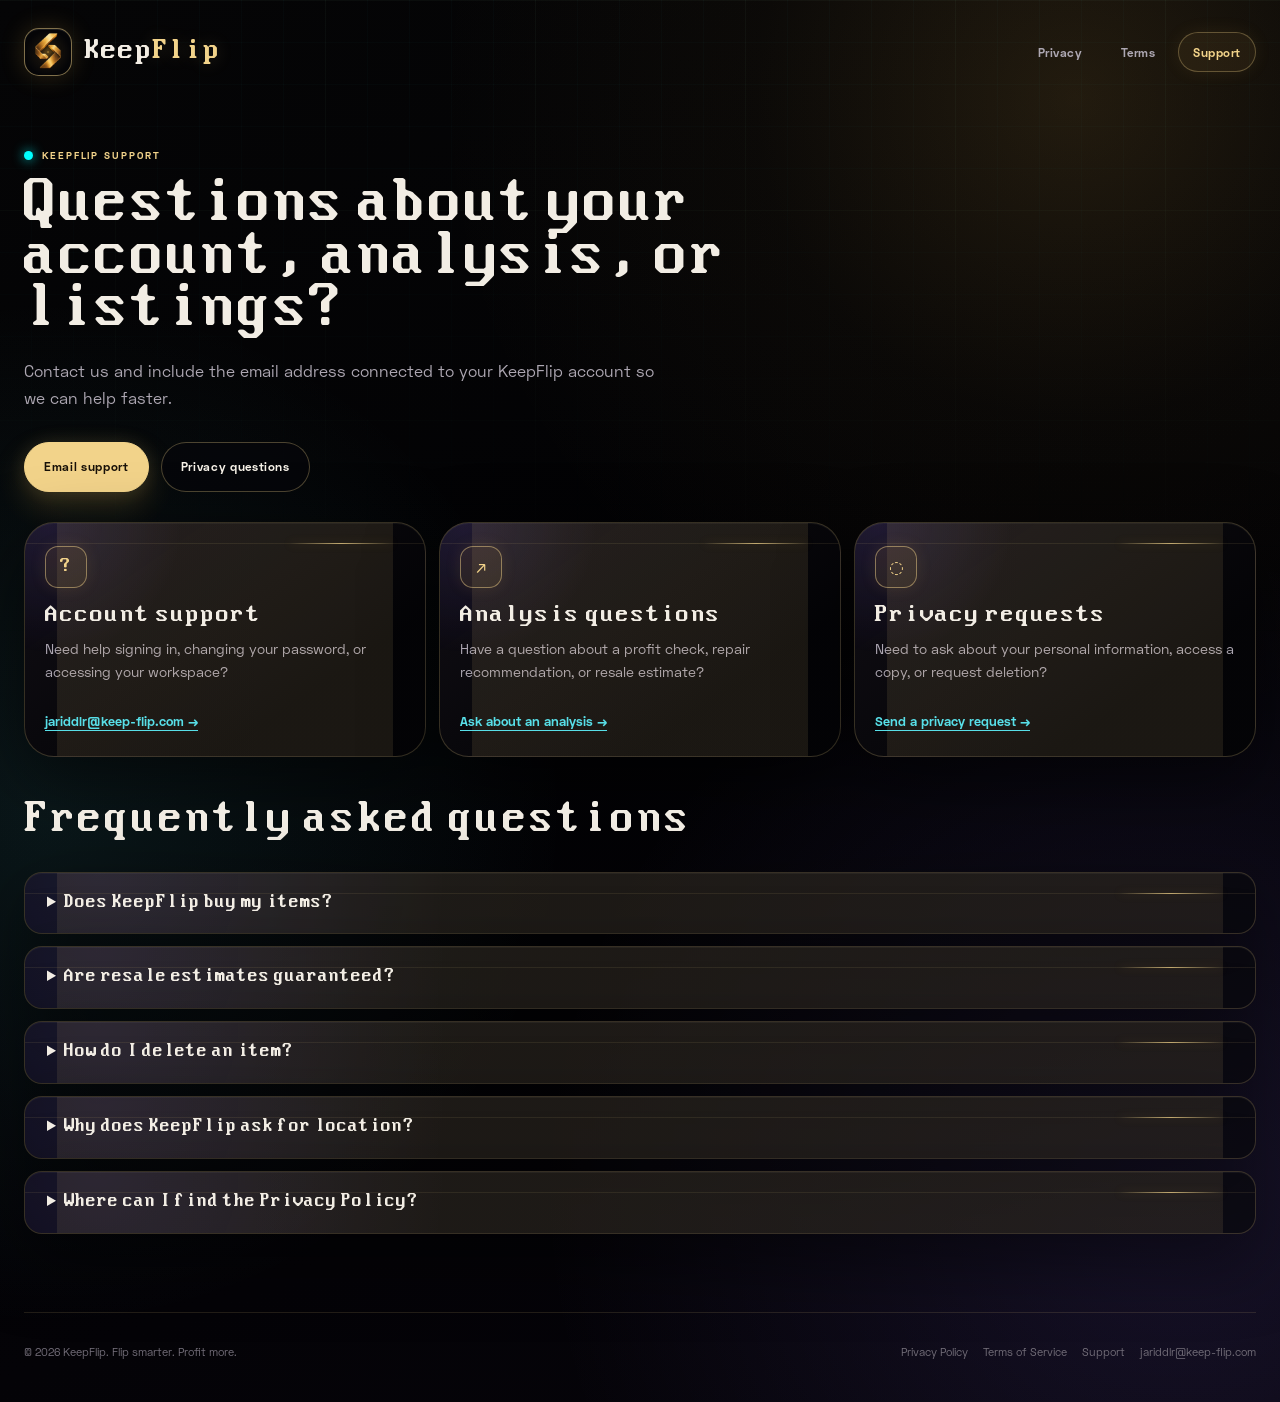
<file: support/index.html>
<!doctype html>
<html lang="en">
<head>
  <meta charset="utf-8">
  <meta name="viewport" content="width=device-width, initial-scale=1">
  <meta name="theme-color" content="#030305">
  <meta name="description" content="Get help with KeepFlip.">
  <title>Support — KeepFlip</title>
  <link rel="stylesheet" href="../styles.css">
</head>
<body>
<div class="site-shell">
<header class="container">
  <nav class="nav" aria-label="Primary navigation">
    <a class="brand" href="../index.html" aria-label="KeepFlip home">
      <span class="brand-mark" aria-hidden="true"></span>
      <span>Keep<span class="brand-accent">Flip</span></span>
    </a>
    <div class="nav-links">
      <a href="../privacy/">Privacy</a>
      <a href="../terms/">Terms</a>
      <a href="../support/" aria-current="page">Support</a>
    </div>
  </nav>
</header>

<main>
  <section class="container support-hero">
    <div class="eyebrow">KeepFlip support</div>
    <h1>Questions about your account, analysis, or listings?</h1>
    <p class="hero-copy">Contact us and include the email address connected to your KeepFlip account so we can help faster.</p>
    <div class="hero-actions">
      <a class="button primary" href="mailto:jariddlr@keep-flip.com?subject=KeepFlip%20Support%20Request">Email support</a>
      <a class="button secondary" href="../privacy/">Privacy questions</a>
    </div>
  </section>

  <section class="container support-grid">
    <article class="support-card">
      <div class="feature-icon">?</div>
      <h3>Account support</h3>
      <p>Need help signing in, changing your password, or accessing your workspace?</p>
      <a href="mailto:jariddlr@keep-flip.com?subject=KeepFlip%20Account%20Support">jariddlr@keep-flip.com →</a>
    </article>
    <article class="support-card">
      <div class="feature-icon">↗</div>
      <h3>Analysis questions</h3>
      <p>Have a question about a profit check, repair recommendation, or resale estimate?</p>
      <a href="mailto:jariddlr@keep-flip.com?subject=KeepFlip%20Analysis%20Question">Ask about an analysis →</a>
    </article>
    <article class="support-card">
      <div class="feature-icon">◌</div>
      <h3>Privacy requests</h3>
      <p>Need to ask about your personal information, access a copy, or request deletion?</p>
      <a href="mailto:jariddlr@keep-flip.com?subject=KeepFlip%20Privacy%20Request">Send a privacy request →</a>
    </article>
  </section>

  <section class="container faq">
    <h2>Frequently asked questions</h2>

    <details>
      <summary>Does KeepFlip buy my items?</summary>
      <p>No. KeepFlip currently provides resale planning, analysis, and listing-preparation tools. You decide whether, where, and how to sell an item.</p>
    </details>

    <details>
      <summary>Are resale estimates guaranteed?</summary>
      <p>No. Estimates and recommendations are informational only. Actual outcomes depend on condition, demand, timing, platform fees, buyer behavior, and many other factors.</p>
    </details>

    <details>
      <summary>How do I delete an item?</summary>
      <p>Open the item in the KeepFlip app, choose the delete action on the item details screen, and confirm. For account-level deletion requests, email support.</p>
    </details>

    <details>
      <summary>Why does KeepFlip ask for location?</summary>
      <p>Location is optional. When you grant permission, KeepFlip can use approximate location data to look for repair providers near you.</p>
    </details>

    <details>
      <summary>Where can I find the Privacy Policy?</summary>
      <p>You can read the <a href="../privacy/">KeepFlip Privacy Policy</a> at any time. It is also available from the app’s Account screen.</p>
    </details>
  </section>
</main>
<footer class="container footer">
  <div>© 2026 KeepFlip. Flip smarter. Profit more.</div>
  <div class="footer-links">
    <a href="../privacy/">Privacy Policy</a>
    <a href="../terms/">Terms of Service</a>
    <a href="../support/">Support</a>
    <a href="mailto:jariddlr@keep-flip.com">jariddlr@keep-flip.com</a>
  </div>
</footer>

</div>
</body>
</html>
</file>
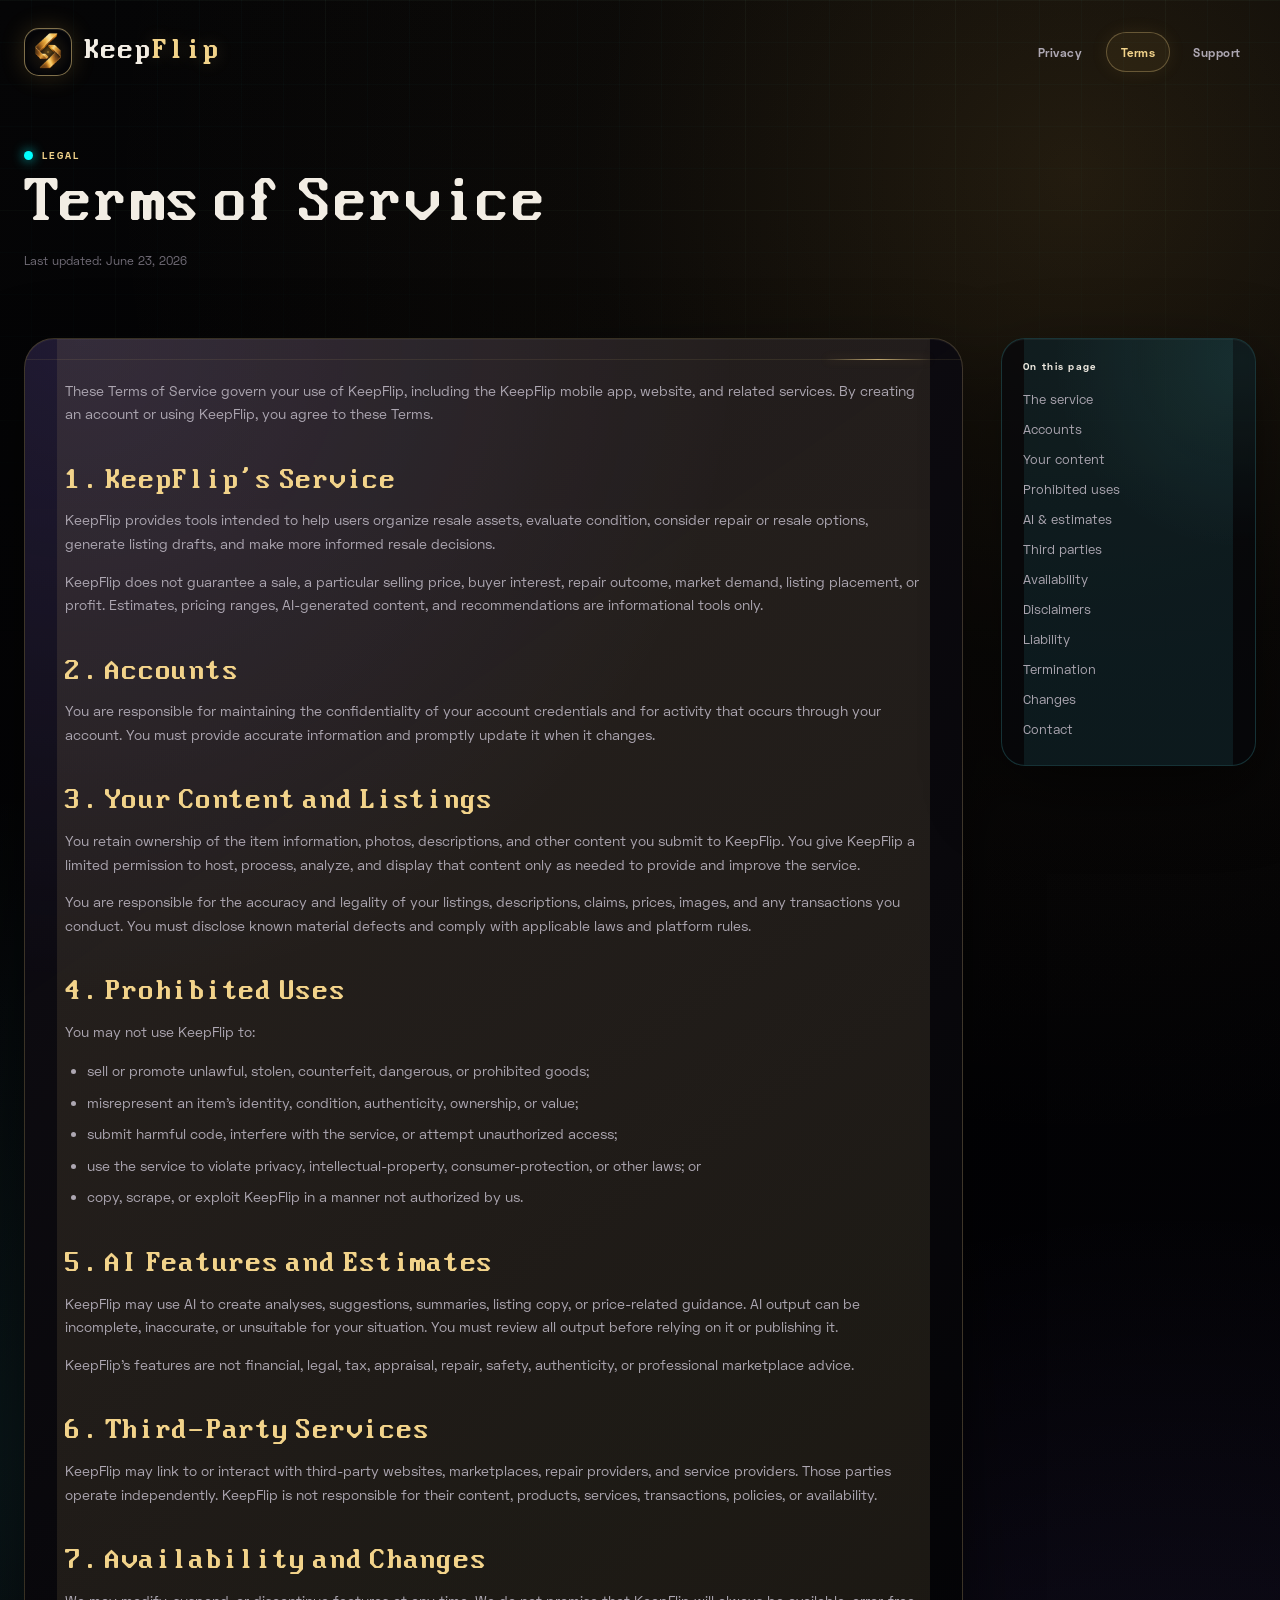
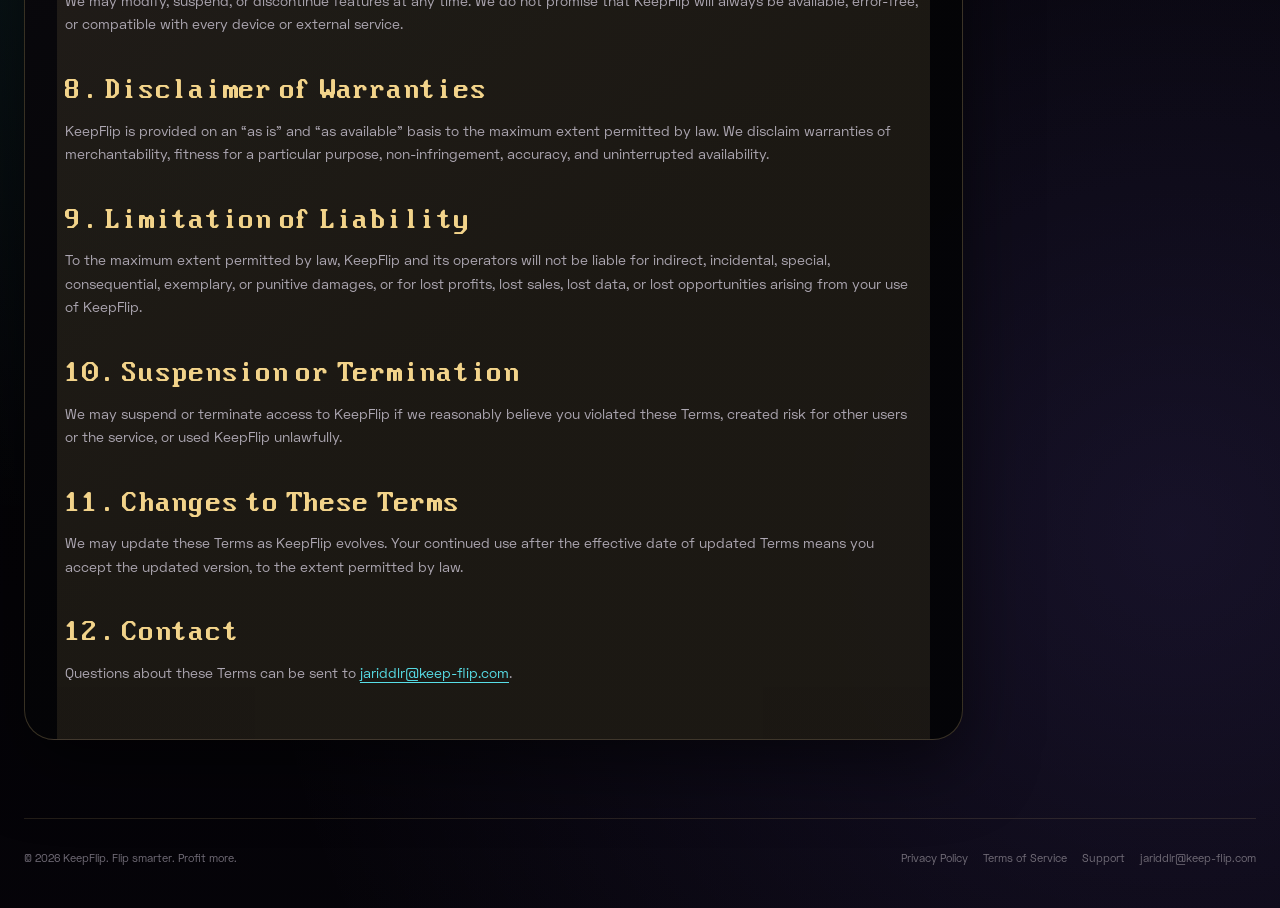
<file: terms/index.html>
<!doctype html>
<html lang="en">
<head>
  <meta charset="utf-8">
  <meta name="viewport" content="width=device-width, initial-scale=1">
  <meta name="theme-color" content="#030305">
  <meta name="description" content="KeepFlip Terms of Service.">
  <title>Terms of Service — KeepFlip</title>
  <link rel="stylesheet" href="../styles.css">
</head>
<body>
<div class="site-shell">
<header class="container">
  <nav class="nav" aria-label="Primary navigation">
    <a class="brand" href="../index.html" aria-label="KeepFlip home">
      <span class="brand-mark" aria-hidden="true"></span>
      <span>Keep<span class="brand-accent">Flip</span></span>
    </a>
    <div class="nav-links">
      <a href="../privacy/">Privacy</a>
      <a href="../terms/" aria-current="page">Terms</a>
      <a href="../support/">Support</a>
    </div>
  </nav>
</header>

<main>
  <section class="container legal-hero">
    <div class="eyebrow">Legal</div>
    <h1>Terms of Service</h1>
    <p class="legal-meta">Last updated: June 23, 2026</p>
  </section>

  <section class="container legal-layout">
    <article class="legal-body">
      <p>
        These Terms of Service govern your use of KeepFlip, including the KeepFlip mobile app, website, and related services. By creating an account or using KeepFlip, you agree to these Terms.
      </p>

      <h2 id="service">1. KeepFlip’s Service</h2>
      <p>
        KeepFlip provides tools intended to help users organize resale assets, evaluate condition, consider repair or resale options, generate listing drafts, and make more informed resale decisions.
      </p>
      <p>
        KeepFlip does not guarantee a sale, a particular selling price, buyer interest, repair outcome, market demand, listing placement, or profit. Estimates, pricing ranges, AI-generated content, and recommendations are informational tools only.
      </p>

      <h2 id="accounts">2. Accounts</h2>
      <p>
        You are responsible for maintaining the confidentiality of your account credentials and for activity that occurs through your account. You must provide accurate information and promptly update it when it changes.
      </p>

      <h2 id="content">3. Your Content and Listings</h2>
      <p>
        You retain ownership of the item information, photos, descriptions, and other content you submit to KeepFlip. You give KeepFlip a limited permission to host, process, analyze, and display that content only as needed to provide and improve the service.
      </p>
      <p>
        You are responsible for the accuracy and legality of your listings, descriptions, claims, prices, images, and any transactions you conduct. You must disclose known material defects and comply with applicable laws and platform rules.
      </p>

      <h2 id="prohibited">4. Prohibited Uses</h2>
      <p>You may not use KeepFlip to:</p>
      <ul>
        <li>sell or promote unlawful, stolen, counterfeit, dangerous, or prohibited goods;</li>
        <li>misrepresent an item’s identity, condition, authenticity, ownership, or value;</li>
        <li>submit harmful code, interfere with the service, or attempt unauthorized access;</li>
        <li>use the service to violate privacy, intellectual-property, consumer-protection, or other laws; or</li>
        <li>copy, scrape, or exploit KeepFlip in a manner not authorized by us.</li>
      </ul>

      <h2 id="ai">5. AI Features and Estimates</h2>
      <p>
        KeepFlip may use AI to create analyses, suggestions, summaries, listing copy, or price-related guidance. AI output can be incomplete, inaccurate, or unsuitable for your situation. You must review all output before relying on it or publishing it.
      </p>
      <p>
        KeepFlip’s features are not financial, legal, tax, appraisal, repair, safety, authenticity, or professional marketplace advice.
      </p>

      <h2 id="thirdparty">6. Third-Party Services</h2>
      <p>
        KeepFlip may link to or interact with third-party websites, marketplaces, repair providers, and service providers. Those parties operate independently. KeepFlip is not responsible for their content, products, services, transactions, policies, or availability.
      </p>

      <h2 id="availability">7. Availability and Changes</h2>
      <p>
        We may modify, suspend, or discontinue features at any time. We do not promise that KeepFlip will always be available, error-free, or compatible with every device or external service.
      </p>

      <h2 id="disclaimer">8. Disclaimer of Warranties</h2>
      <p>
        KeepFlip is provided on an “as is” and “as available” basis to the maximum extent permitted by law. We disclaim warranties of merchantability, fitness for a particular purpose, non-infringement, accuracy, and uninterrupted availability.
      </p>

      <h2 id="liability">9. Limitation of Liability</h2>
      <p>
        To the maximum extent permitted by law, KeepFlip and its operators will not be liable for indirect, incidental, special, consequential, exemplary, or punitive damages, or for lost profits, lost sales, lost data, or lost opportunities arising from your use of KeepFlip.
      </p>

      <h2 id="termination">10. Suspension or Termination</h2>
      <p>
        We may suspend or terminate access to KeepFlip if we reasonably believe you violated these Terms, created risk for other users or the service, or used KeepFlip unlawfully.
      </p>

      <h2 id="changes">11. Changes to These Terms</h2>
      <p>
        We may update these Terms as KeepFlip evolves. Your continued use after the effective date of updated Terms means you accept the updated version, to the extent permitted by law.
      </p>

      <h2 id="contact">12. Contact</h2>
      <p>
        Questions about these Terms can be sent to <a href="mailto:jariddlr@keep-flip.com">jariddlr@keep-flip.com</a>.
      </p>
    </article>

    <aside class="legal-toc" aria-label="Terms of Service sections">
      <strong>On this page</strong>
      <a href="#service">The service</a>
      <a href="#accounts">Accounts</a>
      <a href="#content">Your content</a>
      <a href="#prohibited">Prohibited uses</a>
      <a href="#ai">AI & estimates</a>
      <a href="#thirdparty">Third parties</a>
      <a href="#availability">Availability</a>
      <a href="#disclaimer">Disclaimers</a>
      <a href="#liability">Liability</a>
      <a href="#termination">Termination</a>
      <a href="#changes">Changes</a>
      <a href="#contact">Contact</a>
    </aside>
  </section>
</main>
<footer class="container footer">
  <div>© 2026 KeepFlip. Flip smarter. Profit more.</div>
  <div class="footer-links">
    <a href="../privacy/">Privacy Policy</a>
    <a href="../terms/">Terms of Service</a>
    <a href="../support/">Support</a>
    <a href="mailto:jariddlr@keep-flip.com">jariddlr@keep-flip.com</a>
  </div>
</footer>

</div>
</body>
</html>
</file>
<file: styles.css>
@font-face {
  font-display: swap;
  font-family: "Space Grotesk";
  font-style: normal;
  font-weight: 400;
  src: url("assets/fonts/SpaceGroteskRegular.otf") format("opentype");
}

@font-face {
  font-display: swap;
  font-family: "Space Grotesk";
  font-style: normal;
  font-weight: 700 900;
  src: url("assets/fonts/SpaceGroteskBold.otf") format("opentype");
}

@font-face {
  font-display: swap;
  font-family: "Good Old DOS";
  font-style: normal;
  font-weight: 400;
  src: url("assets/fonts/GoodOldDOSSmooth.ttf") format("truetype");
}

:root {
  --background-deep: #010102;
  --background: #030305;
  --surface: #08080b;
  --surface-raised: #111017;
  --surface-violet: #100c18;
  --text: #f7f2e8;
  --text-soft: #ada7b2;
  --text-muted: #726d78;
  --gold: #d7a84a;
  --gold-bright: #f2d38a;
  --gold-dim: #8a642b;
  --cyan: #58dfe8;
  --cyan-bright: #00ffff;
  --violet: #8d72ff;
  --violet-bright: #a885ff;
  --cream: #f2ede4;
  --danger: #e86158;
  --max: 1240px;
  --radius-xl: 30px;
  --radius-lg: 24px;
  --radius-md: 18px;
  --radius-sm: 12px;
  --edge: rgba(242, 211, 138, 0.24);
  --edge-soft: rgba(242, 211, 138, 0.13);
  --shadow-panel: 0 24px 70px rgba(0, 0, 0, 0.52), inset 0 1px 0 rgba(255, 255, 255, 0.045);
  --font-display: "Good Old DOS", "Space Grotesk", ui-monospace, monospace;
  --font-body: "Space Grotesk", Inter, ui-sans-serif, system-ui, -apple-system, BlinkMacSystemFont, "Segoe UI", sans-serif;
}

* {
  box-sizing: border-box;
}

html {
  background: var(--background-deep);
  scroll-behavior: smooth;
}

body {
  min-width: 320px;
  margin: 0;
  color: var(--text);
  background: var(--background-deep);
  font-family: var(--font-body);
}

::selection {
  color: var(--background-deep);
  background: var(--gold-bright);
}

a {
  color: inherit;
  text-decoration: none;
}

a,
button {
  -webkit-tap-highlight-color: transparent;
}

a:focus-visible,
summary:focus-visible {
  outline: 2px solid var(--cyan-bright);
  outline-offset: 4px;
}

h1,
h2,
h3,
p {
  margin-top: 0;
}

.site-shell {
  position: relative;
  isolation: isolate;
  min-height: 100vh;
  overflow: hidden;
  background:
    radial-gradient(circle at 84% 7%, rgba(224, 172, 75, 0.14) 0%, rgba(224, 172, 75, 0.035) 19%, transparent 38%),
    radial-gradient(circle at 4% 58%, rgba(88, 223, 232, 0.095) 0%, transparent 35%),
    radial-gradient(circle at 92% 85%, rgba(141, 114, 255, 0.13) 0%, transparent 38%),
    linear-gradient(160deg, #050506 0%, #020204 48%, #06040a 100%);
}

.site-shell::before,
.site-shell::after {
  position: fixed;
  z-index: -1;
  inset: 0;
  content: "";
  pointer-events: none;
}

.site-shell::before {
  opacity: 0.54;
  background-image:
    linear-gradient(rgba(88, 223, 232, 0.055) 1px, transparent 1px),
    linear-gradient(90deg, rgba(88, 223, 232, 0.055) 1px, transparent 1px),
    linear-gradient(rgba(215, 168, 74, 0.05) 1px, transparent 1px),
    linear-gradient(90deg, rgba(215, 168, 74, 0.05) 1px, transparent 1px);
  background-position: center top;
  background-size: 42px 42px, 42px 42px, 210px 210px, 210px 210px;
  mask-image: linear-gradient(to bottom, rgba(0, 0, 0, 0.92), transparent 77%);
}

.site-shell::after {
  inset: -20% -10%;
  opacity: 0.58;
  background:
    linear-gradient(90deg, transparent 0%, transparent 17%, rgba(88, 223, 232, 0.22) 31%, transparent 46%),
    linear-gradient(90deg, transparent 0%, transparent 60%, rgba(141, 114, 255, 0.2) 72%, transparent 88%);
  background-repeat: no-repeat;
  background-position: -64vw 23%, 118vw 74%;
  background-size: 44vw 1px, 42vw 1px;
  animation: field-sweep 14s linear infinite;
}

@keyframes field-sweep {
  0% {
    background-position: -64vw 23%, 118vw 74%;
  }

  48% {
    background-position: 114vw 23%, 118vw 74%;
  }

  52% {
    background-position: -64vw 23%, -48vw 74%;
  }

  100% {
    background-position: -64vw 23%, 112vw 74%;
  }
}

.container {
  position: relative;
  z-index: 1;
  width: min(calc(100% - 48px), var(--max));
  margin: 0 auto;
}

.nav {
  display: flex;
  align-items: center;
  justify-content: space-between;
  gap: 24px;
  padding: 28px 0 32px;
}

.brand {
  display: inline-flex;
  min-width: 0;
  align-items: center;
  gap: 12px;
  color: var(--cream);
}

.brand-mark {
  display: inline-flex;
  width: 48px;
  height: 48px;
  flex: 0 0 48px;
  border: 1px solid rgba(242, 211, 138, 0.52);
  border-radius: 15px;
  background:
    radial-gradient(circle at 50% 52%, rgba(215, 168, 74, 0.14), transparent 68%),
    #050507 url("assets/images/keepflip-mark-gold.png") center / 118% auto no-repeat;
  box-shadow: 0 0 24px rgba(215, 168, 74, 0.2), inset 0 1px 0 rgba(255, 255, 255, 0.08);
}

.brand-lockup {
  display: grid;
  min-width: 0;
  gap: 3px;
}

.brand > span:not(.brand-mark) {
  font-family: var(--font-display);
  font-size: 25px;
  line-height: 0.88;
}

.brand-word {
  font-family: var(--font-display);
  font-size: 25px;
  line-height: 0.88;
  letter-spacing: 0.01em;
}

.brand-accent {
  color: var(--gold-bright);
  text-shadow: 0 0 18px rgba(242, 211, 138, 0.2);
}

.brand-meta {
  color: var(--gold);
  font-size: 8px;
  font-weight: 800;
  letter-spacing: 0.22em;
  line-height: 1.1;
}

.brand-lockup {
  font-size: inherit !important;
  line-height: inherit !important;
}

.nav-links {
  display: flex;
  align-items: center;
  gap: 8px;
}

.nav-links a {
  display: inline-flex;
  min-height: 40px;
  align-items: center;
  justify-content: center;
  padding: 0 14px;
  border: 1px solid transparent;
  border-radius: 999px;
  color: var(--text-soft);
  font-size: 12px;
  font-weight: 800;
  letter-spacing: 0.045em;
  transition: color 180ms ease, border-color 180ms ease, background 180ms ease, box-shadow 180ms ease;
}

.nav-links a:hover,
.nav-links a[aria-current="page"] {
  border-color: rgba(242, 211, 138, 0.3);
  color: var(--gold-bright);
  background: rgba(215, 168, 74, 0.08);
  box-shadow: 0 0 18px rgba(215, 168, 74, 0.09);
}

.hero {
  display: grid;
  grid-template-columns: minmax(0, 1.02fr) minmax(390px, 0.98fr);
  gap: 24px;
  align-items: stretch;
  padding: 20px 0 86px;
}

.hero-copy-panel,
.analysis-console,
.decision-module,
.legal-prompt,
.legal-body,
.legal-toc,
.support-card,
.founder-card,
details {
  position: relative;
  overflow: hidden;
  border: 1px solid var(--edge);
  border-radius: var(--radius-xl);
  background:
    linear-gradient(145deg, rgba(18, 15, 22, 0.92), rgba(3, 3, 6, 0.86) 72%),
    rgba(7, 7, 11, 0.76);
  box-shadow: var(--shadow-panel);
}

.hero-copy-panel::before,
.analysis-console::before,
.decision-module::before,
.legal-prompt::before,
.legal-body::before,
.legal-toc::before,
.support-card::before,
.founder-card::before,
details::before {
  position: absolute;
  inset: 0;
  content: "";
  pointer-events: none;
  background:
    linear-gradient(90deg, transparent 0 32px, rgba(242, 211, 138, 0.14) 32px calc(100% - 32px), transparent calc(100% - 32px)),
    linear-gradient(180deg, transparent 0 20px, rgba(242, 211, 138, 0.13) 20px 21px, transparent 21px),
    radial-gradient(circle at 6% 0%, rgba(141, 114, 255, 0.18), transparent 30%);
  opacity: 0.72;
}

.hero-copy-panel::after,
.analysis-console::after,
.decision-module::after,
.legal-prompt::after,
.legal-body::after,
.support-card::after,
.founder-card::after,
details::after {
  position: absolute;
  top: 20px;
  right: 32px;
  width: 104px;
  height: 1px;
  border-radius: 999px;
  content: "";
  background: linear-gradient(90deg, transparent, rgba(242, 211, 138, 0.75), transparent);
  box-shadow: 0 0 10px rgba(215, 168, 74, 0.28);
}

.hero-copy-panel {
  display: flex;
  min-height: 516px;
  flex-direction: column;
  justify-content: center;
  padding: 62px clamp(30px, 5vw, 64px);
  border-color: rgba(242, 211, 138, 0.31);
}

.eyebrow {
  position: relative;
  z-index: 1;
  display: inline-flex;
  align-items: center;
  gap: 9px;
  width: fit-content;
  margin-bottom: 18px;
  color: var(--gold-bright);
  font-size: 10px;
  font-weight: 900;
  letter-spacing: 0.19em;
  line-height: 1.3;
  text-transform: uppercase;
}

.eyebrow::before {
  width: 7px;
  height: 7px;
  border: 1px solid rgba(0, 255, 255, 0.68);
  border-radius: 50%;
  content: "";
  background: var(--cyan-bright);
  box-shadow: 0 0 12px rgba(0, 255, 255, 0.82);
}

.hero h1,
.legal-hero h1,
.support-hero h1,
.not-found-title,
.decision-copy h2,
.legal-prompt h2 {
  position: relative;
  z-index: 1;
  margin-bottom: 20px;
  color: var(--cream);
  font-family: var(--font-display);
  font-weight: 400;
  letter-spacing: -0.025em;
}

.hero h1 {
  max-width: 670px;
  font-size: clamp(44px, 5vw, 70px);
  line-height: 0.96;
}

.hero h1 span,
.decision-copy h2 span,
.legal-prompt h2 span {
  color: var(--gold-bright);
  text-shadow: 0 0 26px rgba(242, 211, 138, 0.18);
}

.hero-copy,
.section-intro,
.decision-copy > p,
.trust-copy > p,
.legal-prompt p {
  position: relative;
  z-index: 1;
  margin-bottom: 0;
  color: var(--text-soft);
  font-size: 16px;
  line-height: 1.68;
}

.hero-copy {
  max-width: 650px;
}

.hero-actions {
  position: relative;
  z-index: 1;
  display: flex;
  flex-wrap: wrap;
  gap: 12px;
  margin-top: 30px;
}

.button {
  display: inline-flex;
  min-height: 50px;
  align-items: center;
  justify-content: center;
  gap: 10px;
  padding: 0 19px;
  border: 1px solid rgba(242, 211, 138, 0.3);
  border-radius: 999px;
  color: var(--text);
  background: rgba(7, 7, 11, 0.68);
  font-size: 12px;
  font-weight: 900;
  letter-spacing: 0.055em;
  line-height: 1;
  transition: transform 180ms ease, color 180ms ease, border-color 180ms ease, background 180ms ease, box-shadow 180ms ease;
}

.button:hover {
  transform: translateY(-2px);
}

.button.primary {
  border-color: var(--gold-bright);
  color: #181108;
  background: var(--gold-bright);
  box-shadow: 0 14px 32px rgba(215, 168, 74, 0.21), 0 0 20px rgba(242, 211, 138, 0.12);
}

.button.primary:hover {
  background: #ffe3a6;
  box-shadow: 0 18px 38px rgba(215, 168, 74, 0.3), 0 0 28px rgba(242, 211, 138, 0.2);
}

.button.secondary:hover {
  border-color: rgba(88, 223, 232, 0.46);
  color: var(--cyan-bright);
  background: rgba(88, 223, 232, 0.08);
  box-shadow: 0 0 20px rgba(88, 223, 232, 0.1);
}

.hero-proof {
  position: relative;
  z-index: 1;
  display: flex;
  flex-wrap: wrap;
  gap: 14px 19px;
  margin-top: 32px;
  color: var(--text-muted);
  font-size: 10px;
  font-weight: 800;
  letter-spacing: 0.07em;
  text-transform: uppercase;
}

.hero-proof span {
  display: inline-flex;
  align-items: center;
  gap: 7px;
}

.status-dot {
  width: 6px;
  height: 6px;
  border-radius: 50%;
}

.status-dot.cyan,
.cyan-signal,
.cyan-icon {
  color: var(--cyan-bright);
  background-color: var(--cyan-bright);
  box-shadow: 0 0 10px rgba(0, 255, 255, 0.8);
}

.status-dot.gold,
.gold-signal,
.gold-icon {
  color: var(--gold-bright);
  background-color: var(--gold-bright);
  box-shadow: 0 0 10px rgba(242, 211, 138, 0.74);
}

.status-dot.violet,
.violet-signal,
.violet-icon {
  color: var(--violet-bright);
  background-color: var(--violet-bright);
  box-shadow: 0 0 10px rgba(168, 133, 255, 0.72);
}

.analysis-console {
  min-height: 516px;
  padding: 28px;
  border-color: rgba(88, 223, 232, 0.24);
  background:
    radial-gradient(circle at 80% 18%, rgba(88, 223, 232, 0.12), transparent 25%),
    radial-gradient(circle at 18% 89%, rgba(141, 114, 255, 0.16), transparent 40%),
    linear-gradient(145deg, rgba(7, 13, 18, 0.96), rgba(5, 4, 9, 0.94) 69%);
}

.analysis-console::before {
  background:
    linear-gradient(90deg, transparent 0 28px, rgba(88, 223, 232, 0.16) 28px calc(100% - 28px), transparent calc(100% - 28px)),
    linear-gradient(180deg, transparent 0 20px, rgba(88, 223, 232, 0.13) 20px 21px, transparent 21px),
    radial-gradient(circle at 92% 5%, rgba(88, 223, 232, 0.17), transparent 27%);
}

.analysis-console::after {
  background: linear-gradient(90deg, transparent, rgba(88, 223, 232, 0.84), transparent);
  box-shadow: 0 0 10px rgba(0, 255, 255, 0.27);
}

.console-topline,
.console-readouts,
.console-stage {
  position: relative;
  z-index: 1;
}

.console-topline {
  display: flex;
  align-items: flex-start;
  justify-content: space-between;
  gap: 14px;
}

.console-topline > div {
  display: grid;
  gap: 6px;
}

.console-label,
.console-id,
.live-status,
.readout > span,
.workflow-kicker,
.signal-label {
  font-size: 9px;
  font-weight: 900;
  letter-spacing: 0.16em;
  line-height: 1.2;
  text-transform: uppercase;
}

.console-label {
  color: var(--cream);
}

.console-id {
  color: var(--text-muted);
}

.live-status {
  display: inline-flex;
  align-items: center;
  gap: 7px;
  padding: 7px 9px;
  border: 1px solid rgba(88, 223, 232, 0.25);
  border-radius: 999px;
  color: var(--cyan);
  background: rgba(0, 255, 255, 0.06);
  white-space: nowrap;
}

.live-status i {
  width: 5px;
  height: 5px;
  border-radius: 50%;
  background: var(--cyan-bright);
  box-shadow: 0 0 10px rgba(0, 255, 255, 0.86);
  animation: status-pulse 1.8s ease-in-out infinite;
}

@keyframes status-pulse {
  50% {
    opacity: 0.42;
    transform: scale(0.72);
  }
}

.console-stage {
  display: grid;
  min-height: 306px;
  place-items: center;
  margin: 18px 0 20px;
  overflow: hidden;
  border: 1px solid rgba(88, 223, 232, 0.18);
  border-radius: 20px;
  background:
    radial-gradient(circle at 50% 50%, rgba(88, 223, 232, 0.11), transparent 36%),
    radial-gradient(circle at 50% 50%, rgba(141, 114, 255, 0.12), transparent 63%),
    rgba(1, 4, 8, 0.74);
}

.stage-grid {
  position: absolute;
  inset: 0;
  opacity: 0.54;
  background-image:
    linear-gradient(rgba(88, 223, 232, 0.1) 1px, transparent 1px),
    linear-gradient(90deg, rgba(88, 223, 232, 0.1) 1px, transparent 1px);
  background-position: 50% 50%;
  background-size: 24px 24px;
  mask-image: radial-gradient(circle at center, black, transparent 88%);
}

.orbit,
.target-core {
  position: absolute;
  border-radius: 50%;
}

.orbit {
  border: 1px solid;
  animation: slow-orbit 11s linear infinite;
}

.orbit-one {
  width: 210px;
  height: 210px;
  border-color: rgba(88, 223, 232, 0.5);
  box-shadow: 0 0 28px rgba(88, 223, 232, 0.1);
}

.orbit-two {
  width: 156px;
  height: 156px;
  border-color: rgba(141, 114, 255, 0.52);
  border-style: dashed;
  animation-direction: reverse;
  animation-duration: 14s;
}

.orbit-three {
  width: 100px;
  height: 100px;
  border-color: rgba(242, 211, 138, 0.68);
  box-shadow: 0 0 22px rgba(242, 211, 138, 0.16);
  animation-duration: 8s;
}

@keyframes slow-orbit {
  to {
    transform: rotate(1turn);
  }
}

.target-core {
  display: grid;
  width: 66px;
  height: 66px;
  place-content: center;
  border: 1px solid rgba(242, 211, 138, 0.86);
  background:
    radial-gradient(circle at 50% 45%, rgba(242, 211, 138, 0.37), rgba(215, 168, 74, 0.11) 49%, rgba(3, 3, 5, 0.86) 72%);
  box-shadow: 0 0 34px rgba(242, 211, 138, 0.23), inset 0 0 17px rgba(242, 211, 138, 0.18);
  text-align: center;
}

.target-mark {
  color: var(--gold-bright);
  font-family: var(--font-display);
  font-size: 19px;
  line-height: 0.8;
}

.target-caption {
  margin-top: 6px;
  color: var(--cream);
  font-size: 5px;
  font-weight: 900;
  letter-spacing: 0.13em;
  line-height: 1.25;
}

.scan-beam {
  position: absolute;
  width: 1px;
  height: 290px;
  background: linear-gradient(180deg, transparent, rgba(0, 255, 255, 0.92), transparent);
  box-shadow: 0 0 14px rgba(0, 255, 255, 0.68);
  transform: rotate(40deg) translateY(-175px);
  transform-origin: center;
  animation: scan-sweep 4.4s ease-in-out infinite;
}

@keyframes scan-sweep {
  50% {
    transform: rotate(40deg) translateY(175px);
  }
}

.radar-point {
  position: absolute;
  width: 6px;
  height: 6px;
  border-radius: 50%;
}

.point-one {
  top: 27%;
  left: 32%;
  background: var(--cyan-bright);
  box-shadow: 0 0 13px rgba(0, 255, 255, 0.92);
}

.point-two {
  right: 28%;
  bottom: 30%;
  background: var(--violet-bright);
  box-shadow: 0 0 13px rgba(168, 133, 255, 0.9);
}

.point-three {
  top: 24%;
  right: 31%;
  background: var(--gold-bright);
  box-shadow: 0 0 13px rgba(242, 211, 138, 0.86);
}

.coordinate {
  position: absolute;
  color: rgba(242, 237, 228, 0.7);
  font-size: 7px;
  font-weight: 900;
  letter-spacing: 0.09em;
}

.coord-top {
  top: 20px;
  left: 18px;
  color: var(--cyan);
}

.coord-right {
  right: 17px;
  bottom: 42%;
  color: var(--violet-bright);
  writing-mode: vertical-rl;
}

.coord-bottom {
  right: 20px;
  bottom: 20px;
  color: var(--gold-bright);
}

.console-readouts {
  display: grid;
  grid-template-columns: repeat(3, minmax(0, 1fr));
  gap: 8px;
}

.readout {
  min-height: 73px;
  padding: 11px;
  border: 1px solid rgba(242, 237, 228, 0.1);
  border-radius: 13px;
  background: rgba(4, 5, 9, 0.67);
}

.readout > span {
  display: block;
  margin-bottom: 7px;
}

.readout strong {
  color: var(--cream);
  font-size: 11px;
  line-height: 1.28;
}

.cyan-readout {
  border-color: rgba(88, 223, 232, 0.26);
}

.cyan-readout > span {
  color: var(--cyan);
}

.violet-readout {
  border-color: rgba(141, 114, 255, 0.28);
}

.violet-readout > span {
  color: var(--violet-bright);
}

.gold-readout {
  border-color: rgba(242, 211, 138, 0.3);
}

.gold-readout > span {
  color: var(--gold-bright);
}

.section {
  position: relative;
  padding: 88px 0;
}

.section + .section {
  border-top: 1px solid rgba(242, 211, 138, 0.1);
}

.section-heading {
  display: grid;
  grid-template-columns: minmax(0, 1fr) minmax(260px, 0.5fr);
  align-items: end;
  gap: 42px;
  margin-bottom: 32px;
}

.section-title {
  max-width: 760px;
  margin-bottom: 0;
  color: var(--cream);
  font-family: var(--font-display);
  font-size: clamp(32px, 3.65vw, 50px);
  font-weight: 400;
  letter-spacing: -0.025em;
  line-height: 1;
}

.section-intro {
  padding-bottom: 3px;
  font-size: 14px;
}

.workflow-grid {
  display: grid;
  grid-template-columns: repeat(4, minmax(0, 1fr));
  gap: 12px;
}

.workflow-card {
  position: relative;
  min-height: 292px;
  overflow: hidden;
  padding: 23px 20px 22px;
  border: 1px solid rgba(242, 237, 228, 0.12);
  border-radius: var(--radius-lg);
  background: linear-gradient(154deg, rgba(17, 16, 23, 0.9), rgba(4, 4, 7, 0.84) 75%);
  box-shadow: 0 14px 37px rgba(0, 0, 0, 0.2);
}

.workflow-card::before {
  position: absolute;
  inset: 0;
  content: "";
  pointer-events: none;
  background: linear-gradient(135deg, rgba(255, 255, 255, 0.045), transparent 35%);
}

.workflow-index {
  position: absolute;
  top: 14px;
  right: 18px;
  color: rgba(242, 237, 228, 0.09);
  font-family: var(--font-display);
  font-size: 51px;
  line-height: 1;
}

.workflow-signal {
  position: relative;
  z-index: 1;
  display: block;
  width: 10px;
  height: 10px;
  margin-bottom: 30px;
  border-radius: 50%;
}

.cream-signal {
  background-color: var(--cream);
  box-shadow: 0 0 10px rgba(242, 237, 228, 0.65);
}

.workflow-kicker {
  position: relative;
  z-index: 1;
  margin-bottom: 10px;
  color: var(--text-muted);
}

.workflow-card h3 {
  position: relative;
  z-index: 1;
  margin-bottom: 13px;
  color: var(--cream);
  font-family: var(--font-display);
  font-size: 21px;
  font-weight: 400;
  line-height: 1.08;
}

.workflow-card p:last-child {
  position: relative;
  z-index: 1;
  margin-bottom: 0;
  color: var(--text-soft);
  font-size: 13px;
  line-height: 1.62;
}

.cyan-card {
  border-color: rgba(88, 223, 232, 0.27);
}

.cyan-card::after,
.violet-card::after,
.gold-card::after,
.cream-card::after {
  position: absolute;
  right: -20px;
  bottom: -30px;
  width: 128px;
  height: 128px;
  border-radius: 50%;
  content: "";
  filter: blur(4px);
  opacity: 0.26;
}

.cyan-card::after {
  border: 1px solid var(--cyan-bright);
  box-shadow: 0 0 32px var(--cyan);
}

.violet-card {
  border-color: rgba(141, 114, 255, 0.3);
}

.violet-card::after {
  border: 1px solid var(--violet-bright);
  box-shadow: 0 0 32px var(--violet);
}

.gold-card {
  border-color: rgba(242, 211, 138, 0.3);
}

.gold-card::after {
  border: 1px solid var(--gold-bright);
  box-shadow: 0 0 32px var(--gold);
}

.cream-card {
  border-color: rgba(242, 237, 228, 0.2);
}

.cream-card::after {
  border: 1px solid var(--cream);
  box-shadow: 0 0 32px rgba(242, 237, 228, 0.7);
}

.signal-section {
  padding-top: 98px;
  padding-bottom: 98px;
}

.decision-module {
  display: grid;
  grid-template-columns: minmax(0, 0.92fr) minmax(280px, 0.78fr) minmax(230px, 0.64fr);
  align-items: center;
  gap: 36px;
  min-height: 480px;
  padding: 54px;
  border-color: rgba(242, 211, 138, 0.3);
  background:
    radial-gradient(circle at 73% 56%, rgba(141, 114, 255, 0.16), transparent 30%),
    radial-gradient(circle at 10% 8%, rgba(215, 168, 74, 0.13), transparent 33%),
    linear-gradient(148deg, rgba(20, 16, 25, 0.96), rgba(3, 3, 6, 0.92) 72%);
}

.decision-copy,
.decision-radar,
.decision-signals {
  position: relative;
  z-index: 1;
}

.decision-copy h2,
.legal-prompt h2 {
  font-size: clamp(35px, 4vw, 53px);
  line-height: 0.98;
}

.decision-copy > p {
  font-size: 14px;
}

.text-link {
  display: inline-flex;
  gap: 9px;
  margin-top: 24px;
  color: var(--cyan);
  font-size: 12px;
  font-weight: 900;
  letter-spacing: 0.04em;
}

.text-link:hover {
  color: var(--cyan-bright);
}

.decision-radar {
  display: grid;
  aspect-ratio: 1;
  width: min(100%, 286px);
  place-items: center;
  justify-self: center;
  overflow: hidden;
  border: 1px solid rgba(88, 223, 232, 0.2);
  border-radius: 50%;
  background:
    radial-gradient(circle, rgba(0, 255, 255, 0.12), transparent 27%),
    radial-gradient(circle, rgba(141, 114, 255, 0.11), transparent 67%);
}

.radar-ring,
.radar-axis,
.radar-sweep,
.radar-center,
.radar-label {
  position: absolute;
}

.radar-ring {
  border: 1px solid rgba(88, 223, 232, 0.25);
  border-radius: 50%;
}

.ring-a {
  width: 84%;
  height: 84%;
}

.ring-b {
  width: 57%;
  height: 57%;
  border-color: rgba(141, 114, 255, 0.38);
}

.ring-c {
  width: 30%;
  height: 30%;
  border-color: rgba(242, 211, 138, 0.52);
}

.radar-axis {
  background: rgba(88, 223, 232, 0.22);
}

.axis-x {
  width: 100%;
  height: 1px;
}

.axis-y {
  width: 1px;
  height: 100%;
}

.radar-sweep {
  width: 1px;
  height: 49%;
  bottom: 50%;
  left: calc(50% - 0.5px);
  transform-origin: bottom;
  background: linear-gradient(180deg, rgba(0, 255, 255, 0.86), transparent);
  box-shadow: 0 0 12px rgba(0, 255, 255, 0.5);
  animation: radar-spin 6s linear infinite;
}

@keyframes radar-spin {
  to {
    transform: rotate(1turn);
  }
}

.radar-center {
  display: grid;
  width: 64px;
  height: 64px;
  place-content: center;
  border: 1px solid rgba(242, 211, 138, 0.76);
  border-radius: 50%;
  color: var(--gold-bright);
  background: rgba(7, 5, 4, 0.8);
  box-shadow: 0 0 23px rgba(242, 211, 138, 0.16);
  font-size: 8px;
  font-weight: 900;
  letter-spacing: 0.14em;
  line-height: 1.35;
  text-align: center;
}

.radar-label {
  color: var(--text-muted);
  font-size: 7px;
  font-weight: 900;
  letter-spacing: 0.12em;
}

.label-top {
  top: 12px;
}

.label-right {
  right: 7px;
}

.label-bottom {
  bottom: 12px;
}

.label-left {
  left: 4px;
}

.decision-signals {
  display: grid;
  gap: 10px;
}

.decision-signal {
  display: grid;
  grid-template-columns: 35px minmax(0, 1fr);
  gap: 10px;
  align-items: start;
  padding: 13px 0;
  border-bottom: 1px solid rgba(242, 237, 228, 0.1);
}

.decision-signal:last-child {
  border-bottom: 0;
}

.signal-number {
  display: grid;
  width: 29px;
  height: 29px;
  place-items: center;
  border: 1px solid rgba(242, 211, 138, 0.34);
  border-radius: 50%;
  color: var(--gold-bright);
  background: rgba(215, 168, 74, 0.08);
  font-size: 10px;
  font-weight: 900;
}

.signal-label {
  display: block;
  margin-bottom: 5px;
  color: var(--cyan);
}

.decision-signal strong {
  color: var(--cream);
  font-size: 13px;
  line-height: 1.34;
}

.trust-layout {
  display: grid;
  grid-template-columns: minmax(0, 0.65fr) minmax(0, 1.15fr);
  align-items: start;
  gap: 62px;
}

.trust-copy .section-title {
  margin-bottom: 20px;
}

.trust-copy > p {
  max-width: 430px;
  font-size: 14px;
}

.trust-grid {
  display: grid;
  grid-template-columns: repeat(3, minmax(0, 1fr));
  gap: 10px;
}

.trust-card {
  min-height: 230px;
  padding: 20px 18px;
  border: 1px solid rgba(242, 237, 228, 0.13);
  border-radius: var(--radius-lg);
  background: rgba(8, 8, 11, 0.56);
}

.trust-icon {
  display: grid;
  width: 37px;
  height: 37px;
  place-items: center;
  margin-bottom: 28px;
  border: 1px solid currentColor;
  border-radius: 11px;
  background-color: rgba(6, 6, 10, 0.96);
  font-family: var(--font-display);
  font-size: 19px;
  line-height: 1;
}

.trust-icon.gold-icon {
  color: var(--gold-bright);
  background-color: rgba(215, 168, 74, 0.08);
}

.trust-icon.cyan-icon {
  color: var(--cyan);
  background-color: rgba(88, 223, 232, 0.08);
}

.trust-icon.violet-icon {
  color: var(--violet-bright);
  background-color: rgba(141, 114, 255, 0.09);
}

.trust-card h3 {
  margin-bottom: 10px;
  color: var(--cream);
  font-family: var(--font-display);
  font-size: 18px;
  font-weight: 400;
  line-height: 1.08;
}

.trust-card p {
  margin-bottom: 0;
  color: var(--text-soft);
  font-size: 13px;
  line-height: 1.55;
}

.founder-section {
  padding-top: 20px;
}

.founder-card {
  display: grid;
  grid-template-columns: minmax(220px, 0.56fr) minmax(0, 1fr);
  align-items: stretch;
  gap: 48px;
  padding: 42px 50px;
  border-color: rgba(88, 223, 232, 0.26);
  background:
    radial-gradient(circle at 12% 18%, rgba(88, 223, 232, 0.12), transparent 32%),
    radial-gradient(circle at 92% 86%, rgba(141, 114, 255, 0.14), transparent 34%),
    linear-gradient(145deg, rgba(13, 16, 23, 0.96), rgba(3, 3, 6, 0.92) 72%);
}

.founder-card::before {
  background:
    linear-gradient(90deg, transparent 0 32px, rgba(88, 223, 232, 0.14) 32px calc(100% - 32px), transparent calc(100% - 32px)),
    linear-gradient(180deg, transparent 0 20px, rgba(88, 223, 232, 0.13) 20px 21px, transparent 21px),
    radial-gradient(circle at 6% 0%, rgba(88, 223, 232, 0.18), transparent 30%);
}

.founder-card::after {
  background: linear-gradient(90deg, transparent, rgba(88, 223, 232, 0.82), transparent);
  box-shadow: 0 0 10px rgba(0, 255, 255, 0.24);
}

.founder-identity,
.founder-copy {
  position: relative;
  z-index: 1;
}

.founder-identity {
  display: flex;
  min-height: 220px;
  flex-direction: column;
  justify-content: space-between;
  padding: 24px;
  border: 1px solid rgba(242, 237, 228, 0.13);
  border-radius: var(--radius-lg);
  background: rgba(4, 5, 9, 0.58);
}

.founder-avatar {
  display: grid;
  width: 72px;
  height: 72px;
  place-items: center;
  border: 1px solid rgba(242, 211, 138, 0.72);
  border-radius: 22px;
  color: var(--gold-bright);
  background:
    radial-gradient(circle at 50% 45%, rgba(242, 211, 138, 0.28), transparent 58%),
    rgba(215, 168, 74, 0.08);
  box-shadow: 0 0 24px rgba(242, 211, 138, 0.16);
  font-family: var(--font-display);
  font-size: 34px;
}

.founder-kicker,
.founder-role {
  display: block;
}

.founder-kicker {
  margin-bottom: 9px;
  color: var(--cyan);
  font-size: 9px;
  font-weight: 900;
  letter-spacing: 0.16em;
  line-height: 1.2;
}

.founder-identity strong {
  display: block;
  color: var(--cream);
  font-family: var(--font-display);
  font-size: 25px;
  font-weight: 400;
  line-height: 1;
}

.founder-role {
  margin-top: 8px;
  color: var(--text-muted);
  font-size: 12px;
  line-height: 1.4;
}

.founder-copy {
  align-self: center;
}

.founder-copy .section-title {
  max-width: 650px;
  margin-bottom: 20px;
}

.founder-copy p {
  max-width: 640px;
  color: var(--text-soft);
  font-size: 15px;
  line-height: 1.68;
}

.founder-copy p + p {
  margin-top: 12px;
}

.legal-section {
  padding-top: 72px;
  padding-bottom: 88px;
}

.legal-prompt {
  display: flex;
  align-items: center;
  justify-content: space-between;
  gap: 46px;
  padding: 46px 50px;
  border-color: rgba(242, 211, 138, 0.28);
  background:
    radial-gradient(circle at 89% 19%, rgba(215, 168, 74, 0.18), transparent 31%),
    radial-gradient(circle at 6% 87%, rgba(88, 223, 232, 0.1), transparent 34%),
    linear-gradient(147deg, rgba(18, 15, 22, 0.94), rgba(3, 3, 6, 0.9));
}

.legal-prompt > div,
.legal-actions {
  position: relative;
  z-index: 1;
}

.legal-prompt h2 {
  margin-bottom: 14px;
}

.legal-prompt p {
  max-width: 560px;
  font-size: 14px;
}

.legal-actions {
  display: flex;
  flex-wrap: wrap;
  justify-content: flex-end;
  gap: 10px;
  max-width: 390px;
}

.footer {
  display: flex;
  align-items: flex-end;
  justify-content: space-between;
  gap: 25px;
  padding: 30px 0 42px;
  border-top: 1px solid rgba(242, 211, 138, 0.12);
  color: var(--text-muted);
  font-size: 11px;
  line-height: 1.55;
}

.footer > div:first-child {
  display: grid;
  gap: 4px;
}

.footer-brand {
  color: var(--gold);
  font-size: 10px;
  font-weight: 900;
  letter-spacing: 0.18em;
}

.footer-links {
  display: flex;
  flex-wrap: wrap;
  justify-content: flex-end;
  gap: 15px;
}

.footer a:hover {
  color: var(--gold-bright);
}

/* Shared legal, support, and account-deletion pages */
.legal-hero,
.support-hero {
  padding: 36px 0 30px;
}

.legal-hero h1,
.support-hero h1 {
  max-width: 850px;
  font-size: clamp(38px, 4.2vw, 58px);
  line-height: 0.98;
}

.legal-meta {
  color: var(--text-muted);
  font-size: 12px;
}

.legal-layout {
  display: grid;
  grid-template-columns: minmax(0, 1fr) 255px;
  align-items: start;
  gap: 38px;
  padding: 28px 0 78px;
}

.legal-body {
  min-width: 0;
  padding: 40px;
  border-color: rgba(242, 211, 138, 0.22);
}

.legal-body h2 {
  position: relative;
  z-index: 1;
  margin: 42px 0 12px;
  color: var(--gold-bright);
  font-family: var(--font-display);
  font-size: 25px;
  font-weight: 400;
  letter-spacing: -0.01em;
  line-height: 1.15;
}

.legal-body h2:first-child {
  margin-top: 0;
}

.legal-body p,
.legal-body li,
.support-card p {
  color: var(--text-soft);
  font-size: 14px;
  line-height: 1.68;
}

.legal-body p,
.legal-body ul,
.legal-body .notice,
.legal-toc > *,
details > * {
  position: relative;
  z-index: 1;
}

.legal-body ul {
  padding-left: 22px;
}

.legal-body li + li {
  margin-top: 8px;
}

.legal-body a,
.support-card a {
  color: var(--cyan);
  text-decoration: underline;
  text-decoration-thickness: 1px;
  text-underline-offset: 4px;
}

.legal-body a:hover,
.support-card a:hover {
  color: var(--cyan-bright);
}

.legal-toc {
  position: sticky;
  top: 22px;
  padding: 21px;
  border-color: rgba(88, 223, 232, 0.2);
  border-radius: var(--radius-lg);
  background: rgba(6, 8, 12, 0.72);
}

.legal-toc::before {
  background:
    linear-gradient(90deg, transparent 0 22px, rgba(88, 223, 232, 0.13) 22px calc(100% - 22px), transparent calc(100% - 22px)),
    radial-gradient(circle at 95% 5%, rgba(88, 223, 232, 0.13), transparent 40%);
}

.legal-toc strong {
  display: block;
  margin-bottom: 12px;
  color: var(--cream);
  font-size: 10px;
  font-weight: 900;
  letter-spacing: 0.13em;
}

.legal-toc a {
  display: block;
  padding: 7px 0;
  color: var(--text-soft);
  font-size: 13px;
}

.legal-toc a:hover {
  color: var(--cyan);
}

.support-grid {
  display: grid;
  grid-template-columns: repeat(3, minmax(0, 1fr));
  gap: 13px;
}

.support-card {
  min-height: 235px;
  padding: 23px 20px;
  border-color: rgba(242, 211, 138, 0.21);
}

.support-card h3 {
  position: relative;
  z-index: 1;
  margin: 16px 0 10px;
  color: var(--cream);
  font-family: var(--font-display);
  font-size: 21px;
  font-weight: 400;
  line-height: 1.1;
}

.support-card a {
  position: relative;
  z-index: 1;
  display: inline-flex;
  margin-top: 15px;
  font-size: 13px;
  font-weight: 900;
}

.feature-icon {
  position: relative;
  z-index: 1;
  display: grid;
  width: 42px;
  height: 42px;
  place-items: center;
  border: 1px solid rgba(242, 211, 138, 0.48);
  border-radius: 13px;
  color: var(--gold-bright);
  background: rgba(215, 168, 74, 0.1);
  box-shadow: 0 0 16px rgba(215, 168, 74, 0.12);
  font-family: var(--font-display);
  font-size: 17px;
}

.faq {
  margin: 44px auto 78px;
}

.faq h2 {
  color: var(--cream);
  font-family: var(--font-display);
  font-size: clamp(29px, 3vw, 39px);
  font-weight: 400;
}

details {
  margin-top: 12px;
  padding: 20px 22px;
  border-color: rgba(242, 211, 138, 0.2);
  border-radius: var(--radius-md);
  background: rgba(9, 9, 13, 0.72);
}

summary {
  cursor: pointer;
  color: var(--cream);
  font-family: var(--font-display);
  font-size: 16px;
  line-height: 1.3;
}

details p {
  margin: 13px 0 0;
  color: var(--text-soft);
  font-size: 14px;
  line-height: 1.65;
}

.notice {
  margin: 18px 0 0;
  padding: 14px 16px;
  border: 1px solid rgba(88, 223, 232, 0.24);
  border-left: 3px solid var(--cyan);
  border-radius: var(--radius-sm);
  color: var(--text-soft);
  background: rgba(88, 223, 232, 0.06);
  font-size: 13px;
  line-height: 1.55;
}

.not-found {
  padding: 88px 0 160px;
}

.not-found-title {
  max-width: 760px;
  margin: 16px 0;
  font-size: clamp(46px, 6vw, 70px);
  line-height: 0.98;
}

@media (max-width: 1080px) {
  .hero {
    grid-template-columns: minmax(0, 1fr) minmax(350px, 0.88fr);
  }

  .hero-copy-panel {
    padding: 52px 38px;
  }

  .decision-module {
    grid-template-columns: 1fr 0.9fr;
  }

  .decision-signals {
    grid-column: 1 / -1;
    grid-template-columns: repeat(3, minmax(0, 1fr));
    gap: 20px;
  }

  .decision-signal {
    border-bottom: 0;
  }

  .trust-layout {
    gap: 36px;
  }

  .trust-grid {
    grid-template-columns: repeat(3, minmax(0, 1fr));
  }
}

@media (max-width: 900px) {
  .nav {
    align-items: flex-start;
    flex-direction: column;
  }

  .hero {
    grid-template-columns: 1fr;
  }

  .hero-copy-panel,
  .analysis-console {
    min-height: auto;
  }

  .workflow-grid {
    grid-template-columns: repeat(2, minmax(0, 1fr));
  }

  .trust-layout,
  .section-heading,
  .legal-prompt {
    grid-template-columns: 1fr;
  }

  .founder-card {
    grid-template-columns: 1fr;
  }

  .section-heading {
    align-items: start;
    gap: 18px;
  }

  .legal-prompt {
    align-items: start;
  }

  .legal-actions {
    justify-content: flex-start;
    max-width: none;
  }

  .legal-layout,
  .support-grid {
    grid-template-columns: 1fr;
  }

  .legal-toc {
    display: none;
  }

  .support-grid {
    max-width: 560px;
  }
}

@media (max-width: 640px) {
  .container {
    width: min(calc(100% - 28px), var(--max));
  }

  .site-shell::before {
    background-size: 32px 32px, 32px 32px, 160px 160px, 160px 160px;
  }

  .nav {
    gap: 17px;
    padding: 20px 0 22px;
  }

  .brand-mark {
    width: 43px;
    height: 43px;
    flex-basis: 43px;
    border-radius: 14px;
  }

  .brand-word {
    font-size: 23px;
  }

  .nav-links {
    width: 100%;
    justify-content: space-between;
    gap: 4px;
  }

  .nav-links a {
    min-height: 38px;
    padding: 0 9px;
    font-size: 11px;
  }

  .hero {
    gap: 15px;
    padding: 7px 0 60px;
  }

  .hero-copy-panel,
  .analysis-console,
  .decision-module,
  .legal-prompt,
  .legal-body,
  .support-card,
  .founder-card {
    border-radius: 22px;
  }

  .hero-copy-panel {
    min-height: 0;
    padding: 46px 23px 29px;
  }

  .hero h1 {
    margin-bottom: 17px;
    font-size: 42px;
  }

  .hero-copy {
    font-size: 14px;
  }

  .hero-actions,
  .button {
    width: 100%;
  }

  .hero-proof {
    display: grid;
    gap: 10px;
    margin-top: 26px;
  }

  .analysis-console {
    padding: 20px 15px 15px;
  }

  .console-stage {
    min-height: 266px;
  }

  .orbit-one {
    width: 184px;
    height: 184px;
  }

  .orbit-two {
    width: 136px;
    height: 136px;
  }

  .console-readouts {
    gap: 6px;
  }

  .readout {
    min-height: 70px;
    padding: 9px;
  }

  .readout strong {
    font-size: 9px;
  }

  .section {
    padding: 62px 0;
  }

  .section-title {
    font-size: 33px;
  }

  .workflow-grid,
  .trust-grid {
    grid-template-columns: 1fr;
  }

  .workflow-card {
    min-height: 220px;
  }

  .workflow-signal {
    margin-bottom: 25px;
  }

  .decision-module {
    display: flex;
    flex-direction: column;
    align-items: stretch;
    gap: 30px;
    padding: 42px 22px 25px;
  }

  .decision-radar {
    width: min(100%, 262px);
    align-self: center;
  }

  .decision-signals {
    display: grid;
    grid-template-columns: 1fr;
    gap: 0;
  }

  .decision-signal {
    border-bottom: 1px solid rgba(242, 237, 228, 0.1);
  }

  .decision-signal:last-child {
    border-bottom: 0;
  }

  .trust-layout {
    gap: 28px;
  }

  .trust-card {
    min-height: 0;
  }

  .trust-icon {
    margin-bottom: 18px;
  }

  .legal-prompt {
    gap: 28px;
    padding: 40px 23px;
  }

  .founder-card {
    gap: 26px;
    padding: 30px 22px 32px;
  }

  .founder-identity {
    min-height: 190px;
  }

  .legal-actions {
    display: grid;
    width: 100%;
  }

  .legal-hero,
  .support-hero {
    padding: 24px 0 22px;
  }

  .legal-hero h1,
  .support-hero h1,
  .not-found-title {
    font-size: 37px;
  }

  .legal-body {
    padding: 32px 22px;
  }

  .legal-body h2 {
    font-size: 23px;
  }

  .footer {
    align-items: flex-start;
    flex-direction: column;
    padding-bottom: 30px;
  }

  .footer-links {
    justify-content: flex-start;
    gap: 10px 15px;
  }
}

@media (prefers-reduced-motion: reduce) {
  *,
  *::before,
  *::after {
    scroll-behavior: auto !important;
    animation-duration: 0.01ms !important;
    animation-iteration-count: 1 !important;
    transition-duration: 0.01ms !important;
  }
}
</file>
